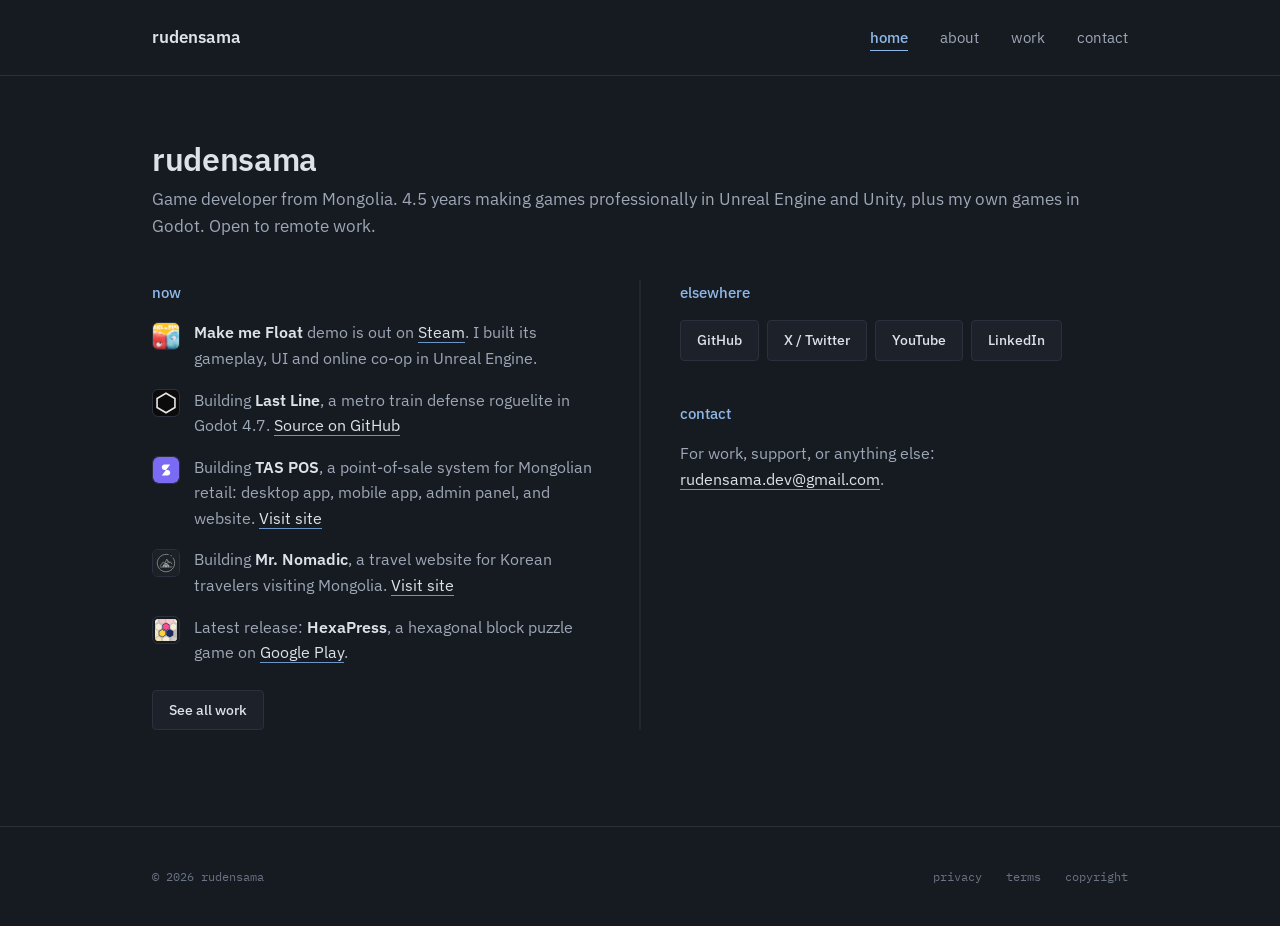
<file: index.html>
<!DOCTYPE html>
<html lang="en">
<head>
  <meta charset="UTF-8" />
  <meta name="viewport" content="width=device-width, initial-scale=1.0" />
  <title>rudensama</title>
  <meta name="description" content="Sod-Erdene Byambatogtokh (rudensama) — game developer working in Unreal Engine, Unity and Godot." />
  <meta name="theme-color" content="#161a21" />
  <link rel="icon" type="image/svg+xml" href="assets/img/favicon.svg" />
  <link rel="stylesheet" href="assets/css/style.css" />
</head>
<body>

<header class="site-header">
  <nav class="nav">
    <a href="index.html" class="brand">rudensama</a>
    <button class="nav-toggle" aria-label="Toggle menu">menu</button>
    <ul class="nav-links">
      <li><a href="index.html">home</a></li>
      <li><a href="about.html">about</a></li>
      <li><a href="work.html">work</a></li>
      <li><a href="contact.html">contact</a></li>
    </ul>
  </nav>
</header>

<main>
  <div class="container">
    <div class="intro-block">
      <h1>rudensama</h1>
      <p>Game developer from Mongolia. 4.5 years making games professionally in Unreal Engine and Unity, plus my own games in Godot. Open to remote work.</p>
    </div>

    <div class="main-grid">
      <div class="grid-col">
        <section>
          <div class="section-title">now</div>
          <ul class="now-list">
            <li>
              <img src="assets/img/mmf_header.jpg" alt="" width="28" height="28" />
              <span><strong>Make me Float</strong> demo is out on <a href="https://store.steampowered.com/app/2165530/Make_me_Float/" target="_blank" rel="noopener">Steam</a>. I built its gameplay, UI and online co-op in Unreal Engine.</span>
            </li>
            <li>
              <img src="assets/img/favicon.svg" alt="" width="28" height="28" />
              <span>Building <strong>Last Line</strong>, a metro train defense roguelite in Godot 4.7. <a href="https://github.com/Rudensama/last-line" target="_blank" rel="noopener">Source on GitHub</a></span>
            </li>
            <li>
              <img src="assets/img/tas-app-icon.svg" alt="" width="28" height="28" />
              <span>Building <strong>TAS POS</strong>, a point-of-sale system for Mongolian retail: desktop app, mobile app, admin panel, and website. <a href="https://tas.mn" target="_blank" rel="noopener">Visit site</a></span>
            </li>
            <li>
              <img src="assets/img/mr-nomadic-logo.svg" alt="" width="28" height="28" />
              <span>Building <strong>Mr. Nomadic</strong>, a travel website for Korean travelers visiting Mongolia. <a href="https://rudensama.github.io/mrnomadic/" target="_blank" rel="noopener">Visit site</a></span>
            </li>
            <li>
              <img src="assets/img/hexapress-icon.webp" alt="" width="28" height="28" />
              <span>Latest release: <strong>HexaPress</strong>, a hexagonal block puzzle game on <a href="https://play.google.com/store/apps/details?id=rudensama.game.hexapress" target="_blank" rel="noopener">Google Play</a>.</span>
            </li>
          </ul>
          <a class="btn" href="work.html">See all work</a>
        </section>
      </div>

      <div class="grid-col">
        <section>
          <div class="section-title">elsewhere</div>
          <div class="social-links">
            <a href="https://github.com/Rudensama" class="btn" target="_blank" rel="noopener">GitHub</a>
            <a href="https://x.com/Rudensama" class="btn" target="_blank" rel="noopener">X / Twitter</a>
            <a href="https://www.youtube.com/@Rudensama" class="btn" target="_blank" rel="noopener">YouTube</a>
            <a href="https://www.linkedin.com/in/sod-erdene-byambatogtokh-0b4773265/" class="btn" target="_blank" rel="noopener">LinkedIn</a>
          </div>
        </section>
        <section>
          <div class="section-title">contact</div>
          <p>For work, support, or anything else: <a data-email href="contact.html">email</a>.</p>
        </section>
      </div>
    </div>
  </div>
</main>

<footer class="site-footer">
  <div class="container footer-row">
    <div>© <span data-year>2026</span> rudensama</div>
    <ul class="footer-links">
      <li><a href="privacy.html">privacy</a></li>
      <li><a href="terms.html">terms</a></li>
      <li><a href="copyright.html">copyright</a></li>
    </ul>
  </div>
</footer>

<script src="assets/js/main.js"></script>
</body>
</html>
</file>
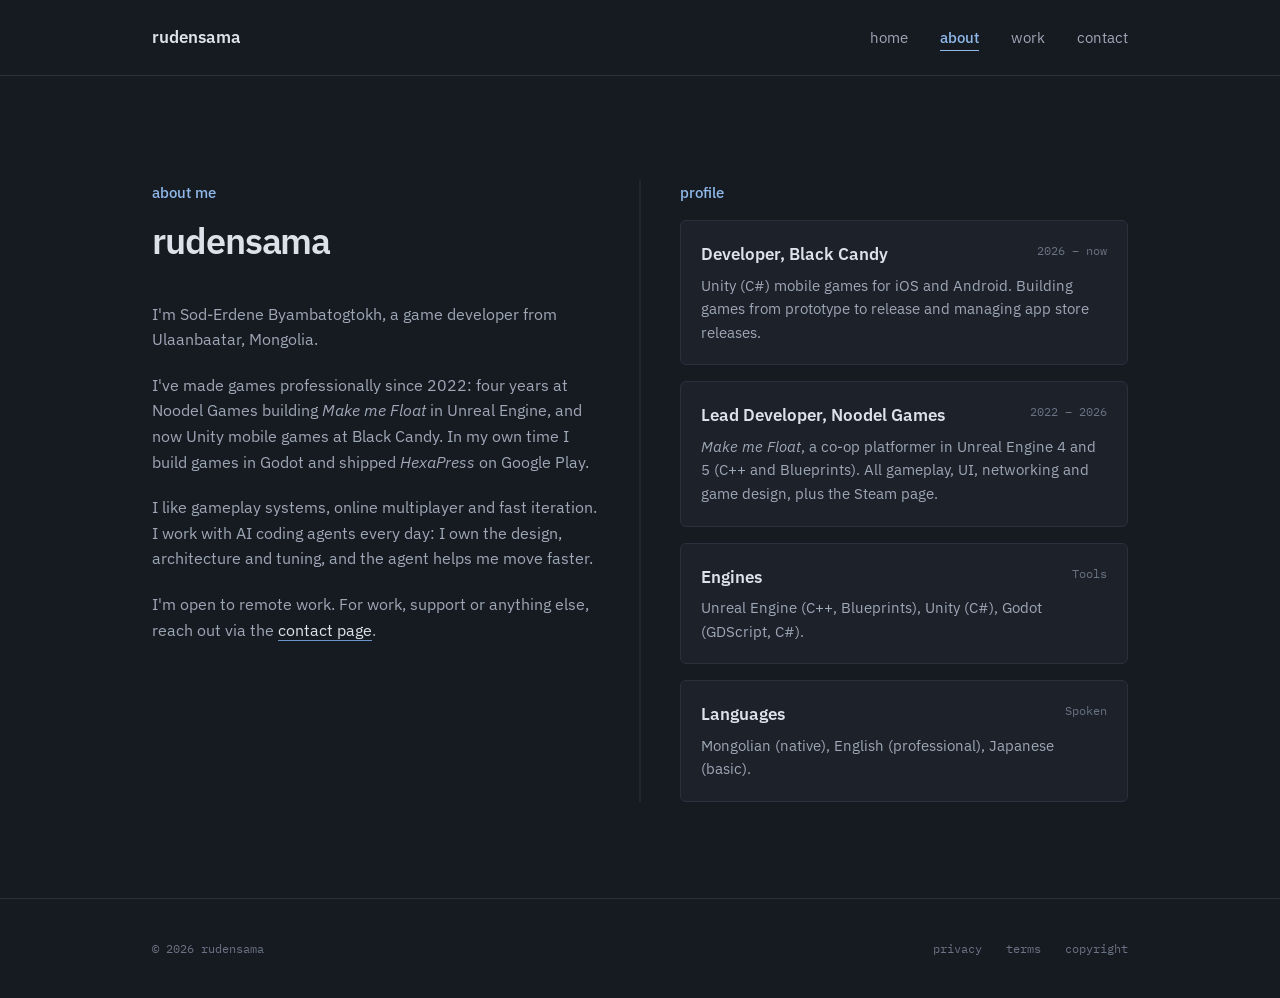
<file: about.html>
<!DOCTYPE html>
<html lang="en">
<head>
  <meta charset="UTF-8" />
  <meta name="viewport" content="width=device-width, initial-scale=1.0" />
  <title>about — rudensama</title>
  <meta name="description" content="About Sod-Erdene Byambatogtokh (rudensama), game developer." />
  <meta name="theme-color" content="#161a21" />
  <link rel="icon" type="image/svg+xml" href="assets/img/favicon.svg" />
  <link rel="stylesheet" href="assets/css/style.css" />
</head>
<body>

<header class="site-header">
  <nav class="nav">
    <a href="index.html" class="brand">rudensama</a>
    <button class="nav-toggle" aria-label="Toggle menu">menu</button>
    <ul class="nav-links">
      <li><a href="index.html">home</a></li>
      <li><a href="about.html">about</a></li>
      <li><a href="work.html">work</a></li>
      <li><a href="contact.html">contact</a></li>
    </ul>
  </nav>
</header>

<main>
  <div class="container fade-in">
    <div class="intro-block">
      <h1 style="display:none;">about</h1> <!-- Hidden for SEO heading structure compliance, but visible heading is below -->
    </div>
    
    <div class="main-grid">
      <!-- Left Column: Story -->
      <div class="grid-col">
        <section>
          <div class="section-title">about me</div>
          <div class="intro-block">
            <h2 style="font-size: 2.25rem; line-height: 1.15; margin-bottom: 1.25rem; letter-spacing: -0.03em;">rudensama</h2>
          </div>
          <p>I'm Sod-Erdene Byambatogtokh, a game developer from Ulaanbaatar, Mongolia.</p>
          <p>I've made games professionally since 2022: four years at Noodel Games building <em>Make me Float</em> in Unreal Engine, and now Unity mobile games at Black Candy. In my own time I build games in Godot and shipped <em>HexaPress</em> on Google Play.</p>
          <p>I like gameplay systems, online multiplayer and fast iteration. I work with AI coding agents every day: I own the design, architecture and tuning, and the agent helps me move faster.</p>
          <p>I'm open to remote work. For work, support or anything else, reach out via the <a href="contact.html">contact page</a>.</p>
        </section>
      </div>
      
      <!-- Right Column: Profile details -->
      <div class="grid-col">
        <section>
          <div class="section-title">profile</div>
          <div class="list">
            <div class="list-item">
              <div class="list-item-header">
                <span class="item-title">Developer, Black Candy</span>
                <span class="item-meta">2026 – now</span>
              </div>
              <div class="item-desc">Unity (C#) mobile games for iOS and Android. Building games from prototype to release and managing app store releases.</div>
            </div>

            <div class="list-item">
              <div class="list-item-header">
                <span class="item-title">Lead Developer, Noodel Games</span>
                <span class="item-meta">2022 – 2026</span>
              </div>
              <div class="item-desc"><em>Make me Float</em>, a co-op platformer in Unreal Engine 4 and 5 (C++ and Blueprints). All gameplay, UI, networking and game design, plus the Steam page.</div>
            </div>
            
            <div class="list-item">
              <div class="list-item-header">
                <span class="item-title">Engines</span>
                <span class="item-meta">Tools</span>
              </div>
              <div class="item-desc">Unreal Engine (C++, Blueprints), Unity (C#), Godot (GDScript, C#).</div>
            </div>
            
            <div class="list-item">
              <div class="list-item-header">
                <span class="item-title">Languages</span>
                <span class="item-meta">Spoken</span>
              </div>
              <div class="item-desc">Mongolian (native), English (professional), Japanese (basic).</div>
            </div>
          </div>
        </section>
      </div>
    </div>
  </div>
</main>

<footer class="site-footer">
  <div class="container footer-row">
    <div>© <span data-year>2026</span> rudensama</div>
    <ul class="footer-links">
      <li><a href="privacy.html">privacy</a></li>
      <li><a href="terms.html">terms</a></li>
      <li><a href="copyright.html">copyright</a></li>
    </ul>
  </div>
</footer>

<script src="assets/js/main.js"></script>
</body>
</html>
</file>
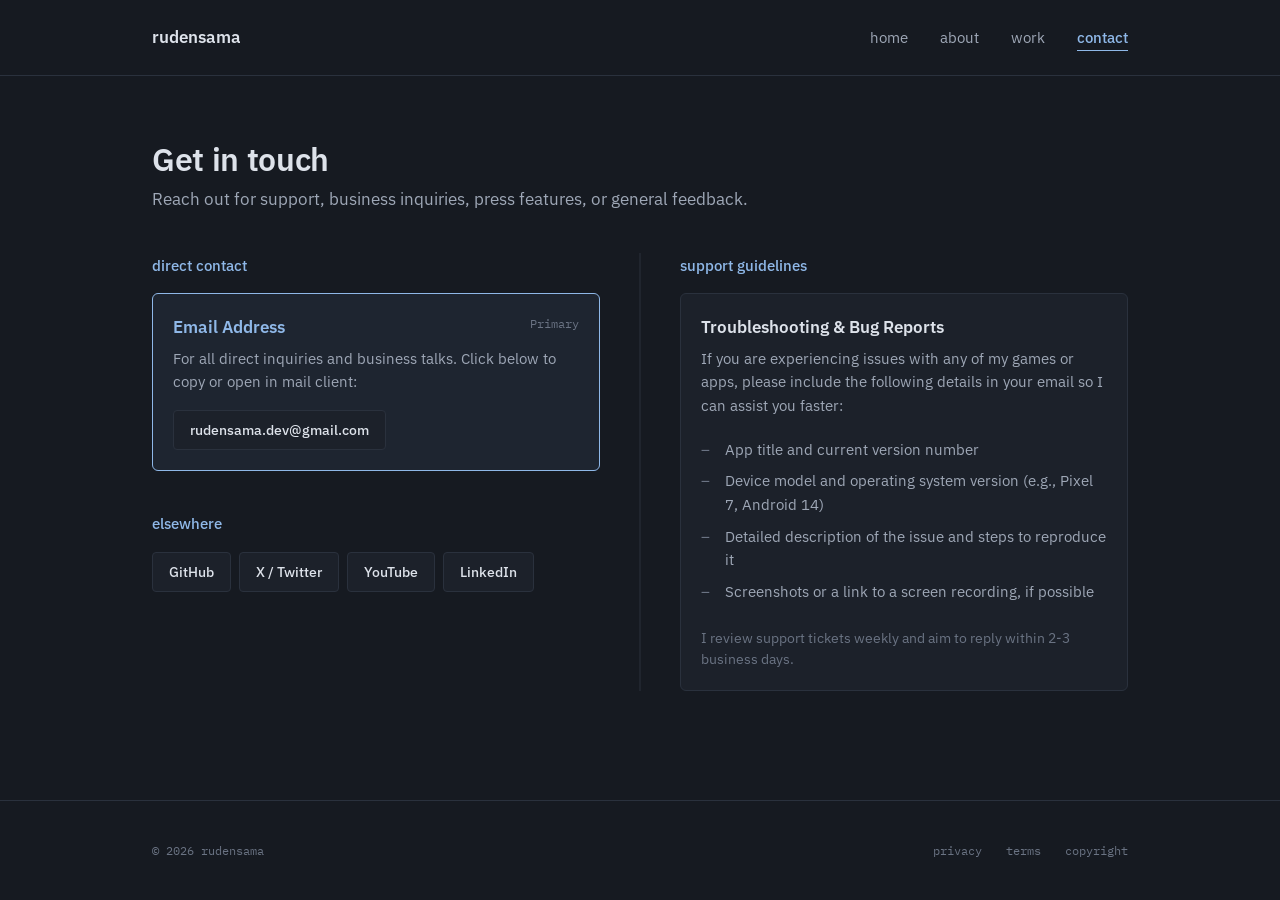
<file: contact.html>
<!DOCTYPE html>
<html lang="en">
<head>
  <meta charset="UTF-8" />
  <meta name="viewport" content="width=device-width, initial-scale=1.0" />
  <title>contact — rudensama</title>
  <meta name="description" content="Contact rudensama for support, business inquiries, or general questions." />
  <meta name="theme-color" content="#161a21" />
  <link rel="icon" type="image/svg+xml" href="assets/img/favicon.svg" />
  <link rel="stylesheet" href="assets/css/style.css" />
</head>
<body>

<header class="site-header">
  <nav class="nav">
    <a href="index.html" class="brand">rudensama</a>
    <button class="nav-toggle" aria-label="Toggle menu">menu</button>
    <ul class="nav-links">
      <li><a href="index.html">home</a></li>
      <li><a href="about.html">about</a></li>
      <li><a href="work.html">work</a></li>
      <li><a href="contact.html">contact</a></li>
    </ul>
  </nav>
</header>

<main>
  <div class="container fade-in">
    <div class="intro-block">
      <h1>Get in touch</h1>
      <p>Reach out for support, business inquiries, press features, or general feedback.</p>
    </div>
    
    <div class="main-grid">
      <!-- Left Column: Email & Socials -->
      <div class="grid-col">
        <section>
          <div class="section-title">direct contact</div>
          <div class="list">
            <div class="list-item" style="border-color: var(--accent); background: var(--accent-faint);">
              <div class="list-item-header">
                <span class="item-title" style="color: var(--accent);">Email Address</span>
                <span class="item-meta">Primary</span>
              </div>
              <p class="item-desc" style="margin-bottom: 0.75rem;">For all direct inquiries and business talks. Click below to copy or open in mail client:</p>
              <a class="btn" data-email href="#" style="margin-top: 0.25rem;">rudensama.dev@gmail.com</a>
            </div>
          </div>
        </section>
        
        <section>
          <div class="section-title">elsewhere</div>
          <div class="social-links">
            <a href="https://github.com/Rudensama" class="btn" target="_blank" rel="noopener">GitHub</a>
            <a href="https://x.com/Rudensama" class="btn" target="_blank" rel="noopener">X / Twitter</a>
            <a href="https://www.youtube.com/@Rudensama" class="btn" target="_blank" rel="noopener">YouTube</a>
            <a href="https://www.linkedin.com/in/sod-erdene-byambatogtokh-0b4773265/" class="btn" target="_blank" rel="noopener">LinkedIn</a>
          </div>
        </section>
      </div>
      
      <!-- Right Column: Support Guidelines -->
      <div class="grid-col">
        <section>
          <div class="section-title">support guidelines</div>
          <div class="list">
            <div class="list-item">
              <div class="list-item-header">
                <span class="item-title">Troubleshooting &amp; Bug Reports</span>
              </div>
              <p class="item-desc" style="margin-bottom: 1.25rem;">If you are experiencing issues with any of my games or apps, please include the following details in your email so I can assist you faster:</p>
              <ul class="checklist">
                <li>App title and current version number</li>
                <li>Device model and operating system version (e.g., Pixel 7, Android 14)</li>
                <li>Detailed description of the issue and steps to reproduce it</li>
                <li>Screenshots or a link to a screen recording, if possible</li>
              </ul>
              <p class="item-desc" style="margin-bottom: 0; font-size: 0.85rem; color: var(--text-faint);">I review support tickets weekly and aim to reply within 2-3 business days.</p>
            </div>
          </div>
        </section>
      </div>
    </div>
  </div>
</main>

<footer class="site-footer">
  <div class="container footer-row">
    <div>© <span data-year>2026</span> rudensama</div>
    <ul class="footer-links">
      <li><a href="privacy.html">privacy</a></li>
      <li><a href="terms.html">terms</a></li>
      <li><a href="copyright.html">copyright</a></li>
    </ul>
  </div>
</footer>

<script src="assets/js/main.js"></script>
</body>
</html>
</file>
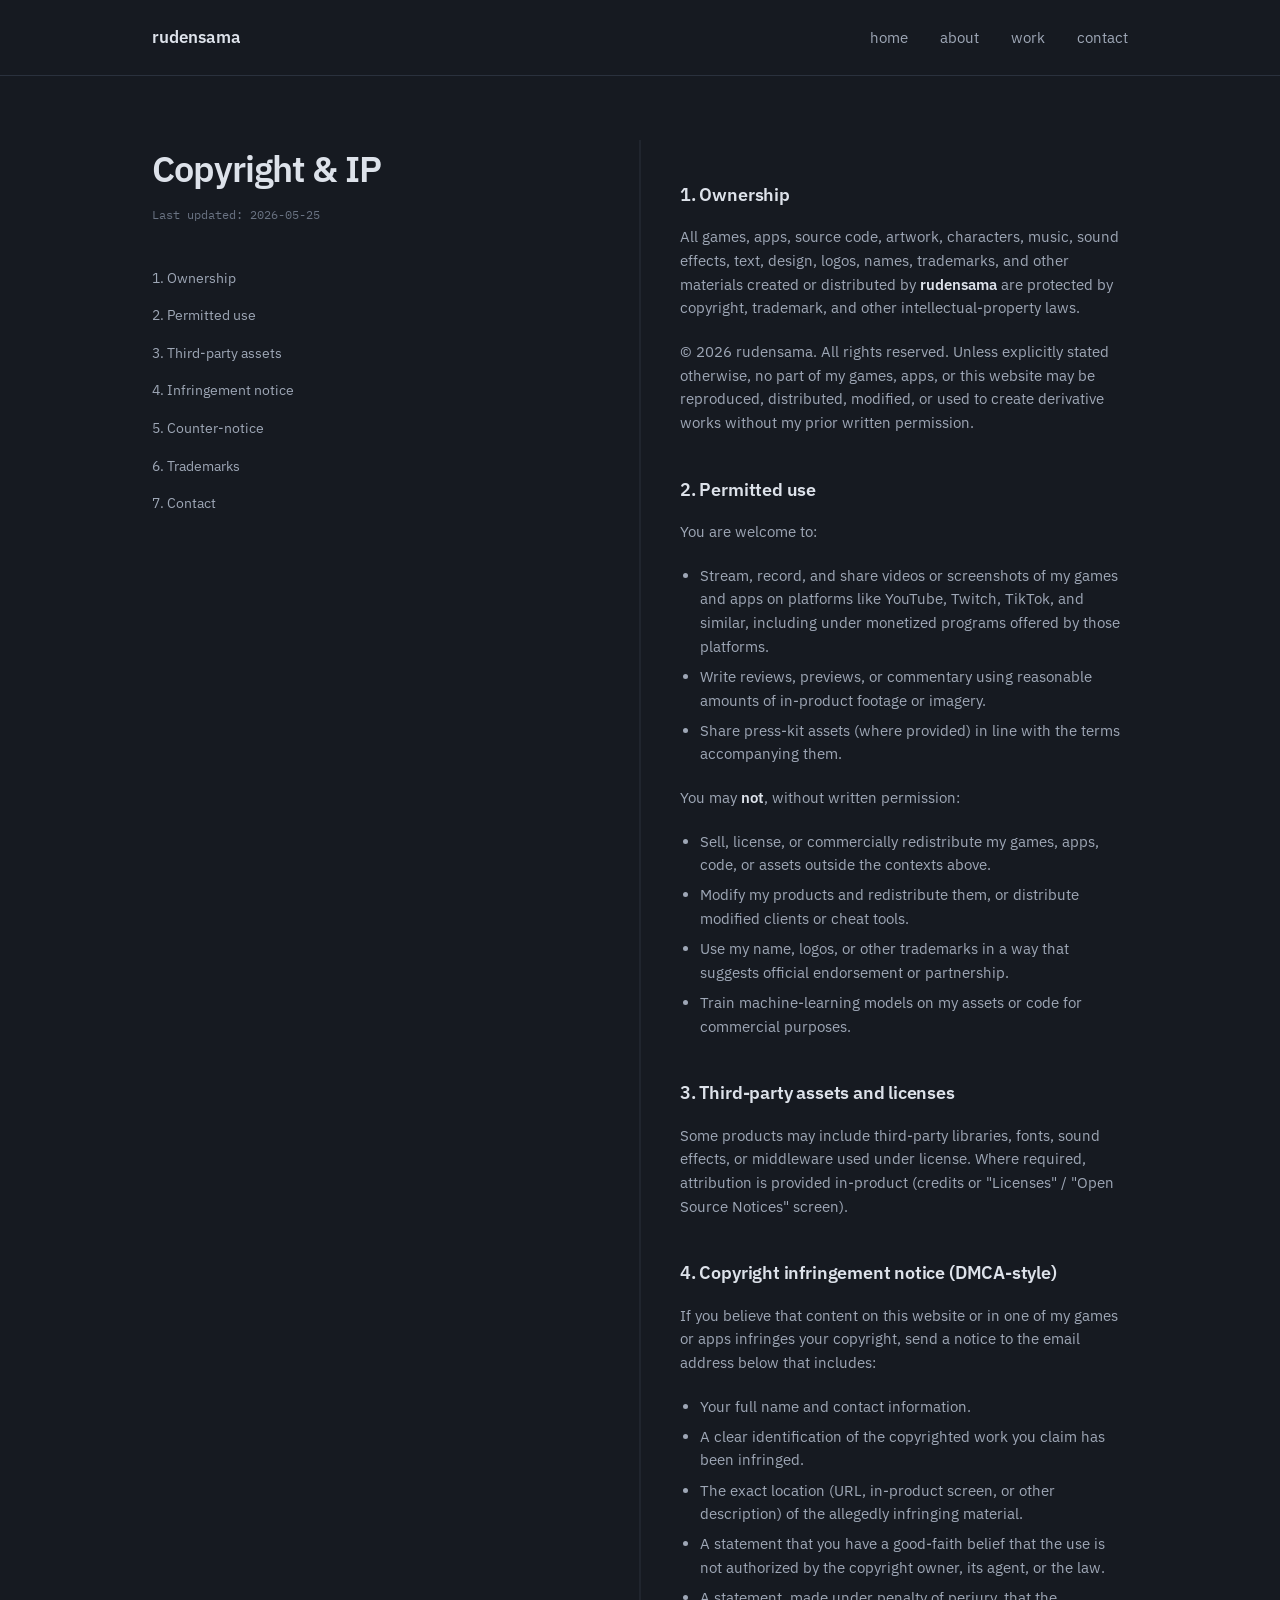
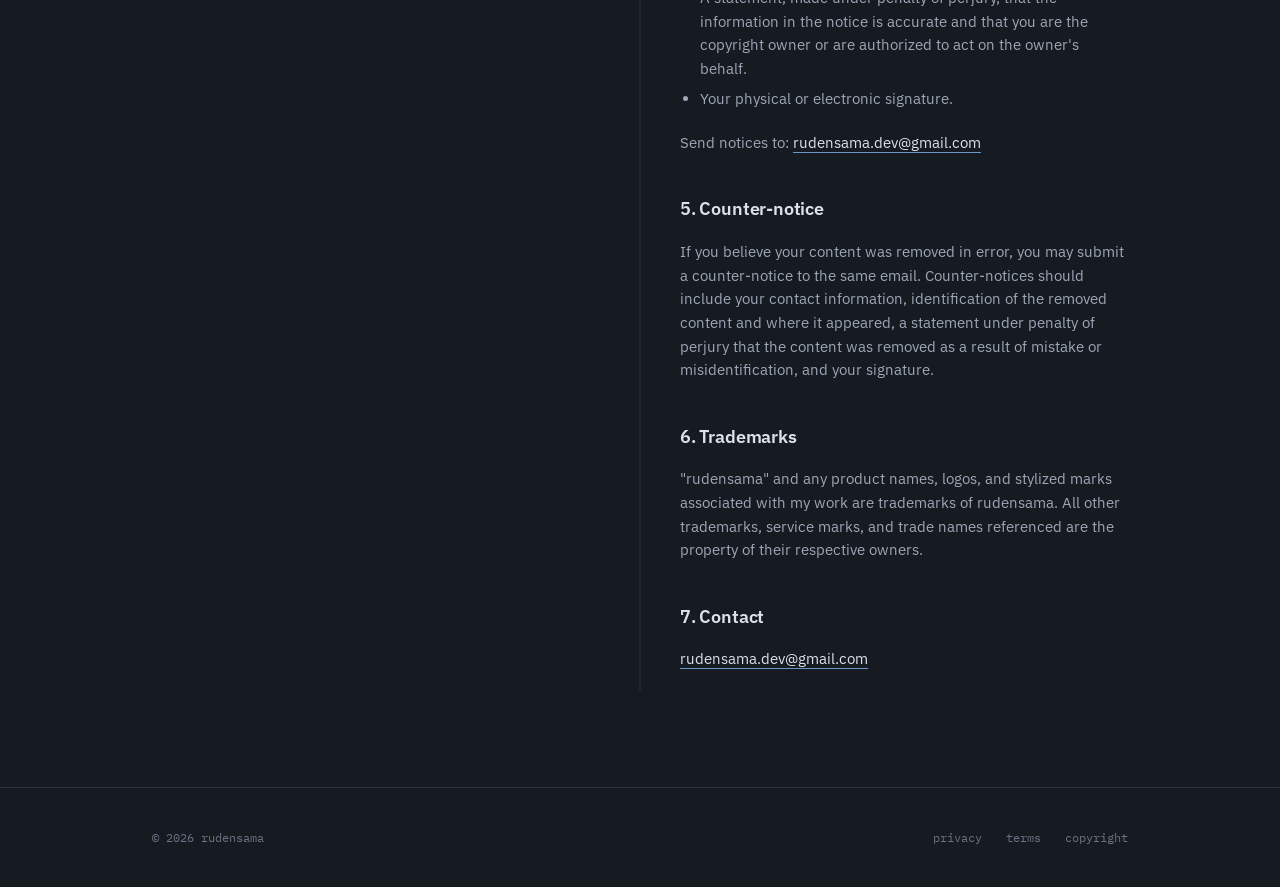
<file: copyright.html>
<!DOCTYPE html>
<html lang="en">
<head>
  <meta charset="UTF-8" />
  <meta name="viewport" content="width=device-width, initial-scale=1.0" />
  <title>copyright — rudensama</title>
  <meta name="description" content="Copyright notice and intellectual property information for rudensama." />
  <meta name="theme-color" content="#161a21" />
  <link rel="icon" type="image/svg+xml" href="assets/img/favicon.svg" />
  <link rel="stylesheet" href="assets/css/style.css" />
</head>
<body>

<header class="site-header">
  <nav class="nav">
    <a href="index.html" class="brand">rudensama</a>
    <button class="nav-toggle" aria-label="Toggle menu">menu</button>
    <ul class="nav-links">
      <li><a href="index.html">home</a></li>
      <li><a href="about.html">about</a></li>
      <li><a href="work.html">work</a></li>
      <li><a href="contact.html">contact</a></li>
    </ul>
  </nav>
</header>

<main>
  <div class="container fade-in">
    <div class="main-grid">
      <!-- Left Column: Sidebar & TOC -->
      <div class="grid-col">
        <div class="legal-sidebar">
          <h1>Copyright &amp; IP</h1>
          <p class="updated">Last updated: 2026-05-25</p>
          <ul class="legal-toc">
            <li><a href="#section-1">1. Ownership</a></li>
            <li><a href="#section-2">2. Permitted use</a></li>
            <li><a href="#section-3">3. Third-party assets</a></li>
            <li><a href="#section-4">4. Infringement notice</a></li>
            <li><a href="#section-5">5. Counter-notice</a></li>
            <li><a href="#section-6">6. Trademarks</a></li>
            <li><a href="#section-7">7. Contact</a></li>
          </ul>
        </div>
      </div>
      
      <!-- Right Column: Content -->
      <div class="grid-col">
        <div class="legal-content">
          <h2 id="section-1">1. Ownership</h2>
          <p>All games, apps, source code, artwork, characters, music, sound effects, text, design, logos, names, trademarks, and other materials created or distributed by <strong>rudensama</strong> are protected by copyright, trademark, and other intellectual-property laws.</p>
          <p>© <span data-year>2026</span> rudensama. All rights reserved. Unless explicitly stated otherwise, no part of my games, apps, or this website may be reproduced, distributed, modified, or used to create derivative works without my prior written permission.</p>

          <h2 id="section-2">2. Permitted use</h2>
          <p>You are welcome to:</p>
          <ul>
            <li>Stream, record, and share videos or screenshots of my games and apps on platforms like YouTube, Twitch, TikTok, and similar, including under monetized programs offered by those platforms.</li>
            <li>Write reviews, previews, or commentary using reasonable amounts of in-product footage or imagery.</li>
            <li>Share press-kit assets (where provided) in line with the terms accompanying them.</li>
          </ul>
          <p>You may <strong>not</strong>, without written permission:</p>
          <ul>
            <li>Sell, license, or commercially redistribute my games, apps, code, or assets outside the contexts above.</li>
            <li>Modify my products and redistribute them, or distribute modified clients or cheat tools.</li>
            <li>Use my name, logos, or other trademarks in a way that suggests official endorsement or partnership.</li>
            <li>Train machine-learning models on my assets or code for commercial purposes.</li>
          </ul>

          <h2 id="section-3">3. Third-party assets and licenses</h2>
          <p>Some products may include third-party libraries, fonts, sound effects, or middleware used under license. Where required, attribution is provided in-product (credits or "Licenses" / "Open Source Notices" screen).</p>

          <h2 id="section-4">4. Copyright infringement notice (DMCA-style)</h2>
          <p>If you believe that content on this website or in one of my games or apps infringes your copyright, send a notice to the email address below that includes:</p>
          <ul>
            <li>Your full name and contact information.</li>
            <li>A clear identification of the copyrighted work you claim has been infringed.</li>
            <li>The exact location (URL, in-product screen, or other description) of the allegedly infringing material.</li>
            <li>A statement that you have a good-faith belief that the use is not authorized by the copyright owner, its agent, or the law.</li>
            <li>A statement, made under penalty of perjury, that the information in the notice is accurate and that you are the copyright owner or are authorized to act on the owner's behalf.</li>
            <li>Your physical or electronic signature.</li>
          </ul>
          <p>Send notices to: <a class="email" data-email href="#">rudensama.dev@gmail.com</a></p>

          <h2 id="section-5">5. Counter-notice</h2>
          <p>If you believe your content was removed in error, you may submit a counter-notice to the same email. Counter-notices should include your contact information, identification of the removed content and where it appeared, a statement under penalty of perjury that the content was removed as a result of mistake or misidentification, and your signature.</p>

          <h2 id="section-6">6. Trademarks</h2>
          <p>"rudensama" and any product names, logos, and stylized marks associated with my work are trademarks of rudensama. All other trademarks, service marks, and trade names referenced are the property of their respective owners.</p>

          <h2 id="section-7">7. Contact</h2>
          <p><a class="email" data-email href="#">rudensama.dev@gmail.com</a></p>
        </div>
      </div>
    </div>
  </div>
</main>

<footer class="site-footer">
  <div class="container footer-row">
    <div>© <span data-year>2026</span> rudensama</div>
    <ul class="footer-links">
      <li><a href="privacy.html">privacy</a></li>
      <li><a href="terms.html">terms</a></li>
      <li><a href="copyright.html">copyright</a></li>
    </ul>
  </div>
</footer>

<script src="assets/js/main.js"></script>
</body>
</html>
</file>
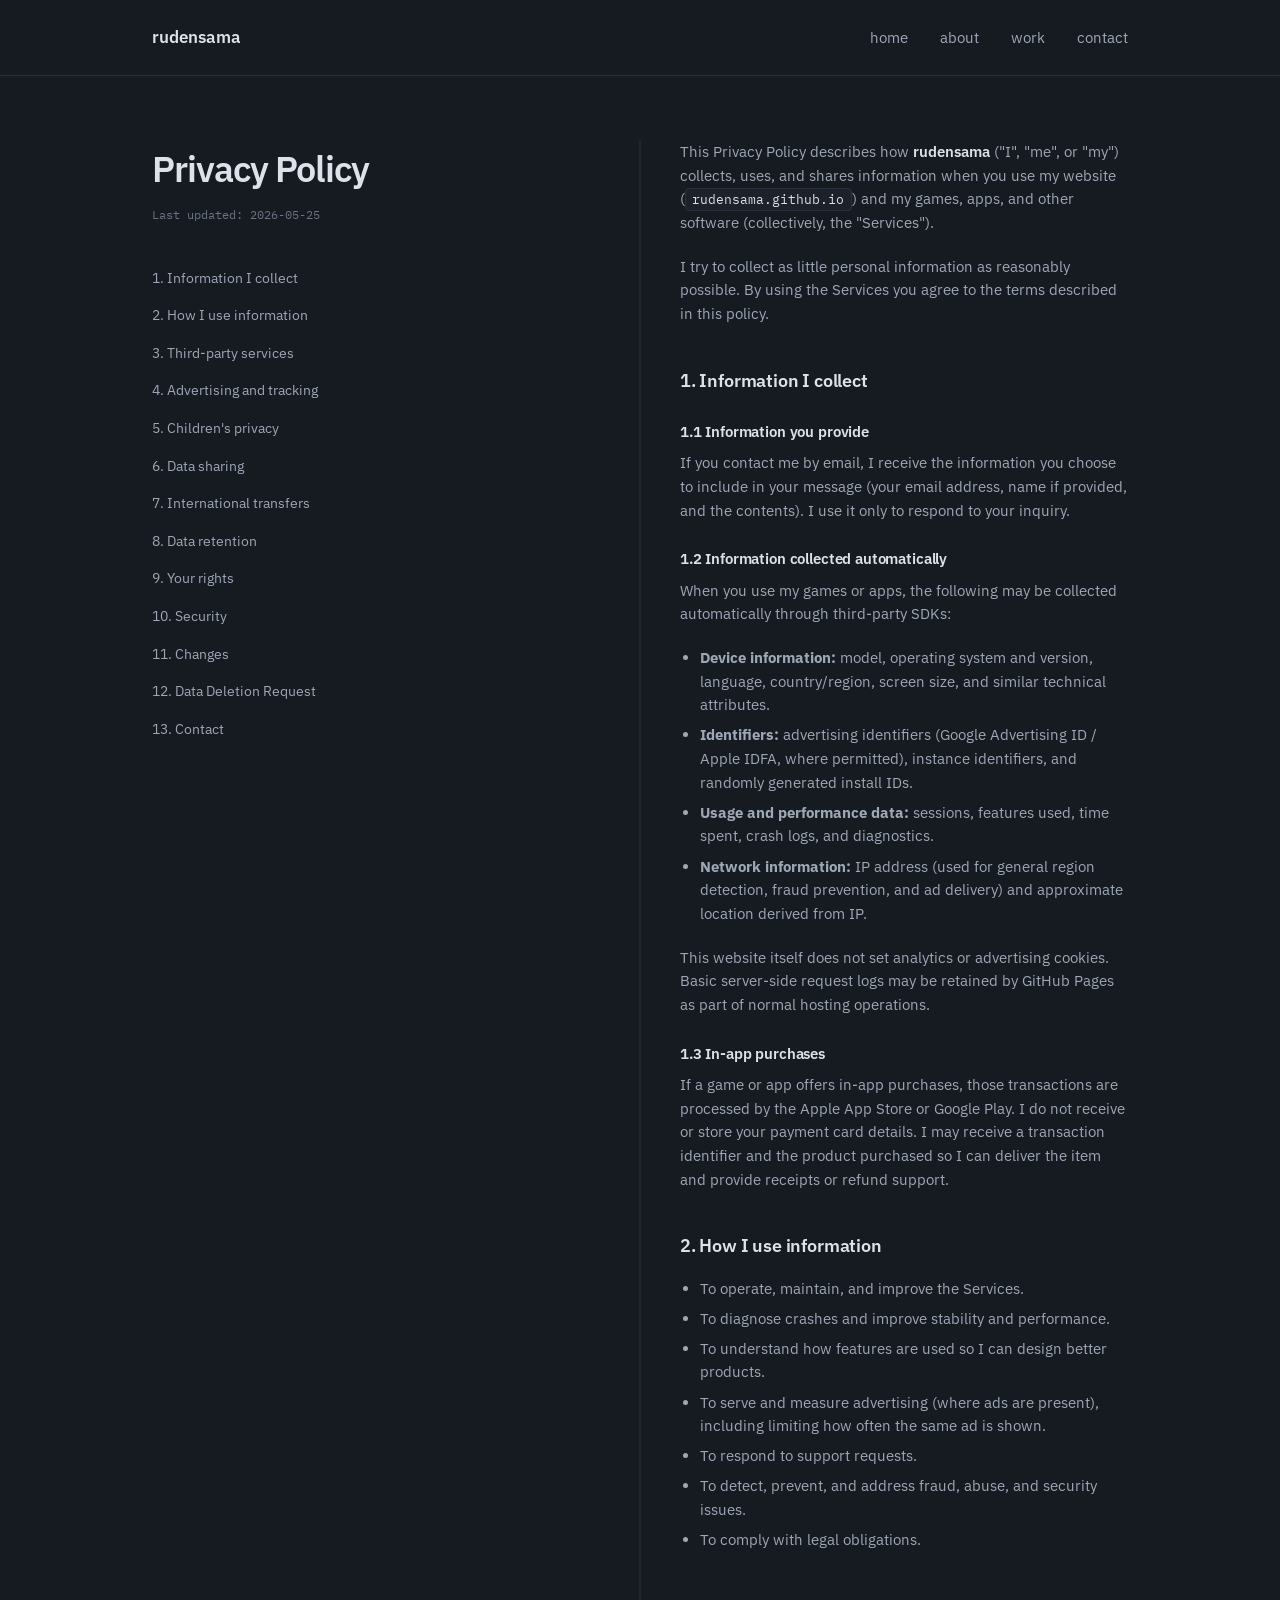
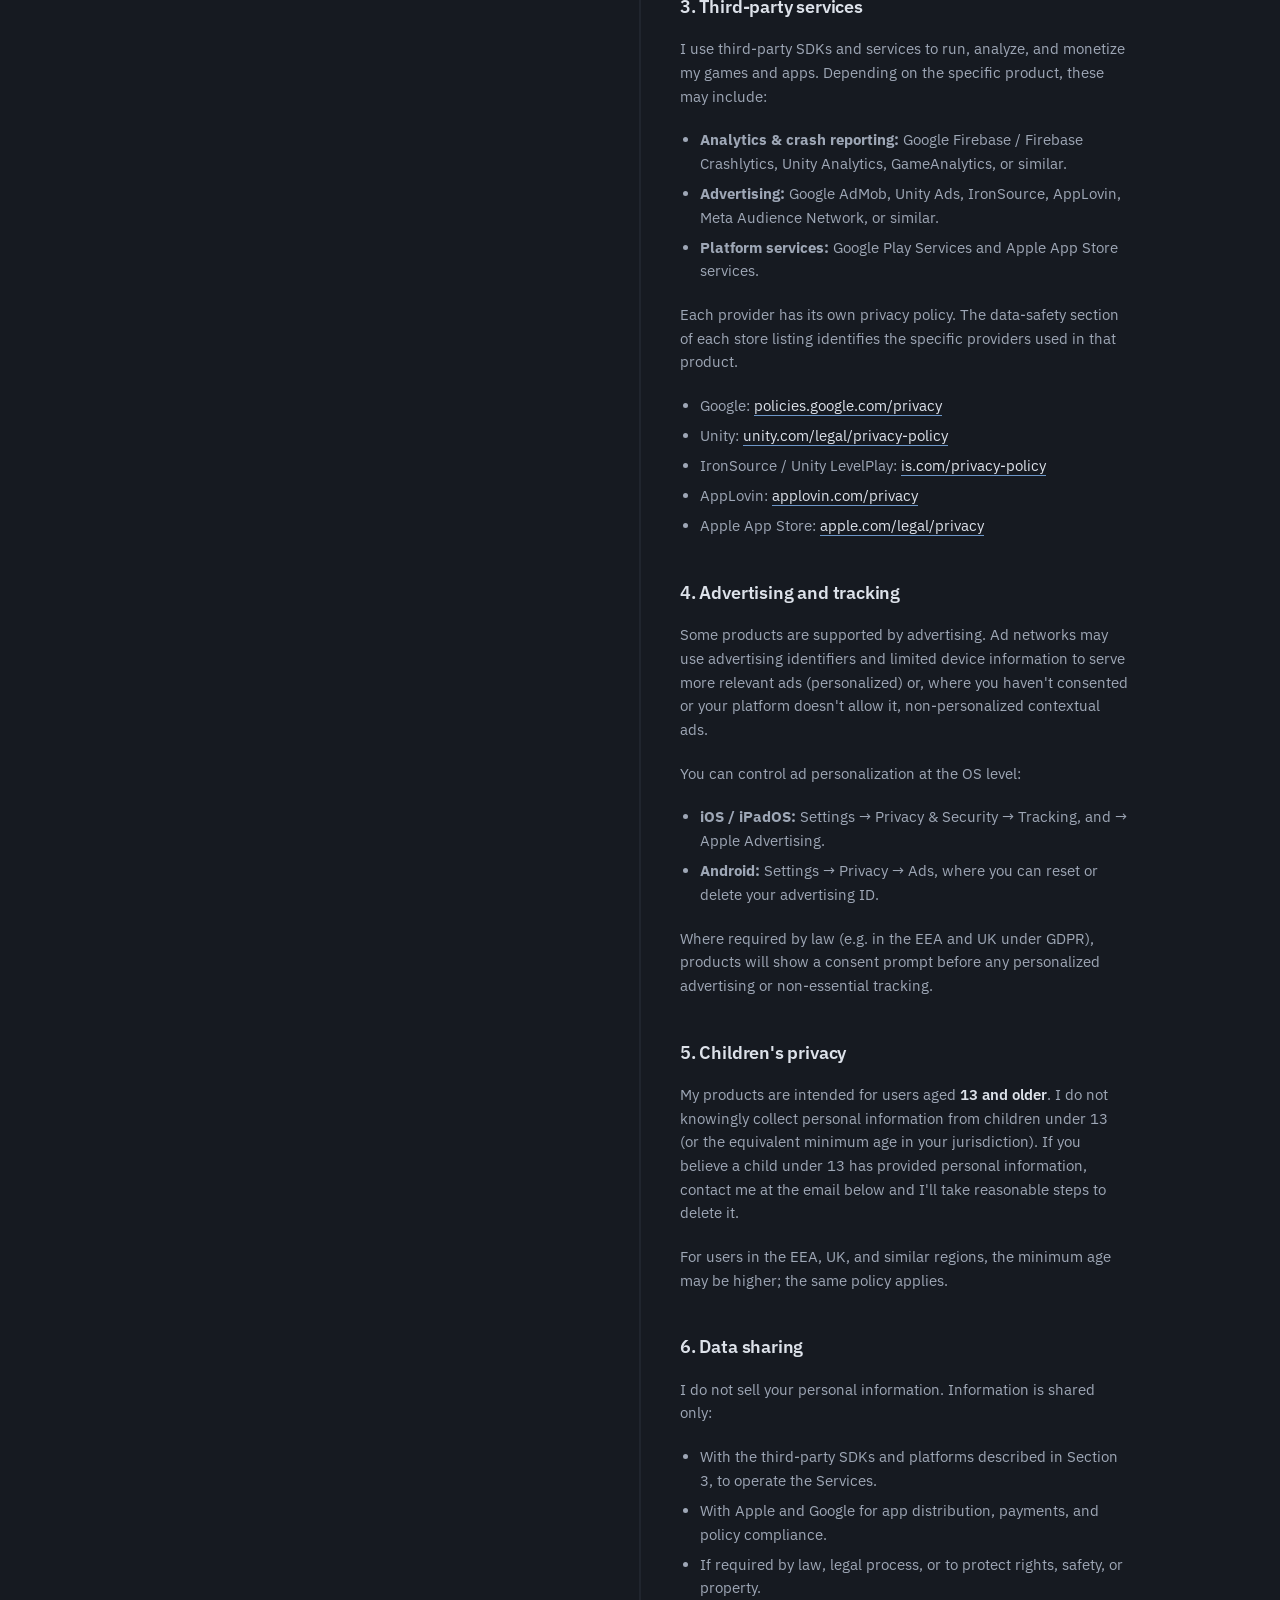
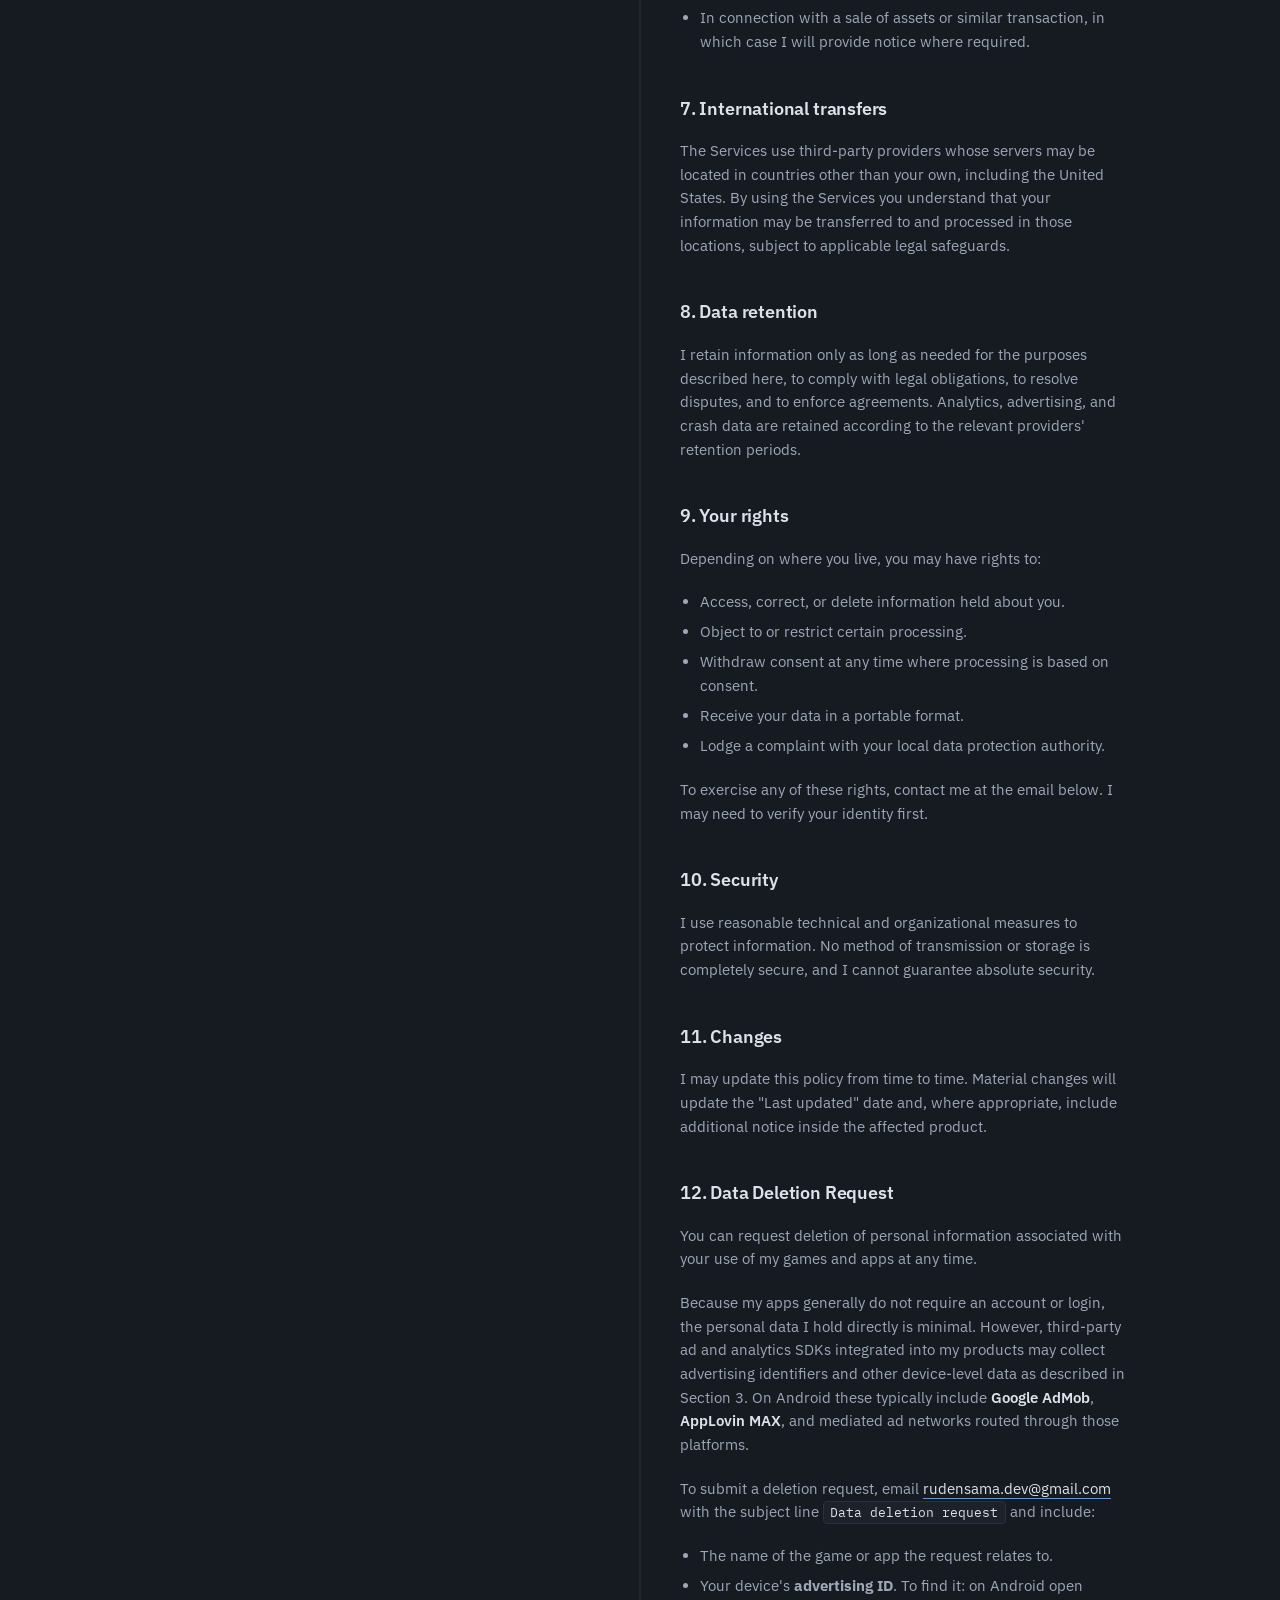
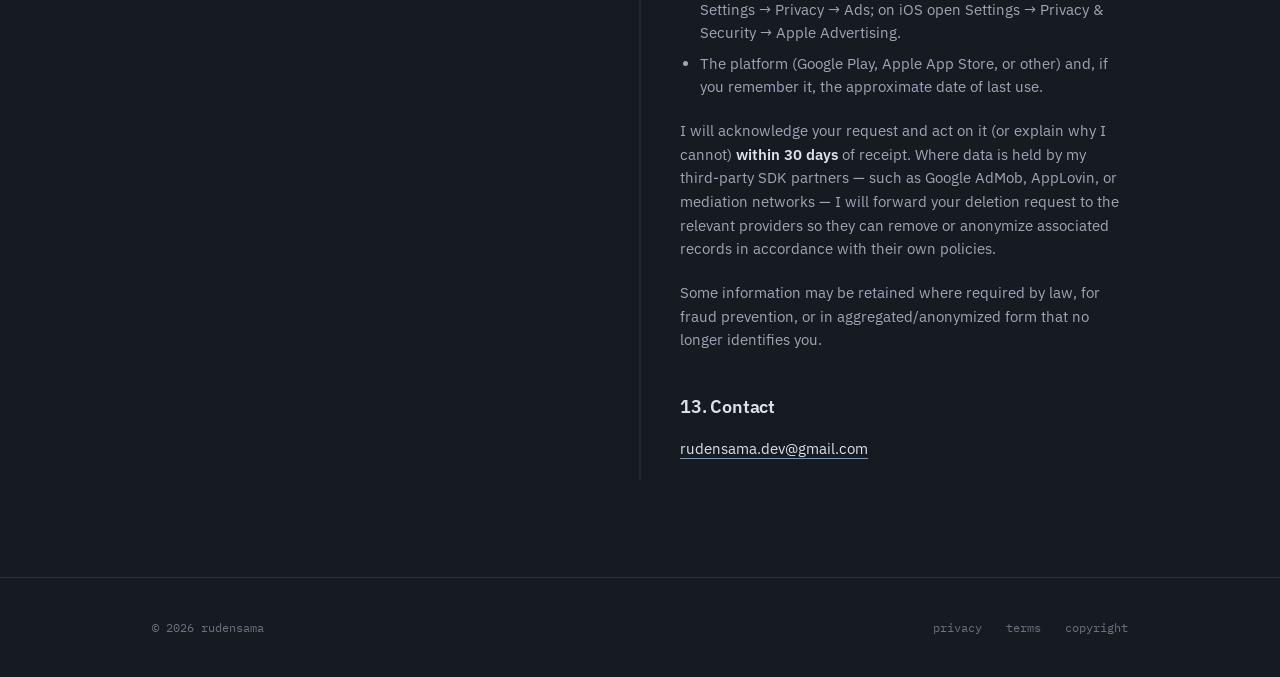
<file: privacy.html>
<!DOCTYPE html>
<html lang="en">
<head>
  <meta charset="UTF-8" />
  <meta name="viewport" content="width=device-width, initial-scale=1.0" />
  <title>privacy — rudensama</title>
  <meta name="description" content="Privacy policy for rudensama games, apps, and website." />
  <meta name="theme-color" content="#161a21" />
  <link rel="icon" type="image/svg+xml" href="assets/img/favicon.svg" />
  <link rel="stylesheet" href="assets/css/style.css" />
</head>
<body>

<header class="site-header">
  <nav class="nav">
    <a href="index.html" class="brand">rudensama</a>
    <button class="nav-toggle" aria-label="Toggle menu">menu</button>
    <ul class="nav-links">
      <li><a href="index.html">home</a></li>
      <li><a href="about.html">about</a></li>
      <li><a href="work.html">work</a></li>
      <li><a href="contact.html">contact</a></li>
    </ul>
  </nav>
</header>

<main>
  <div class="container fade-in">
    <div class="main-grid">
      <!-- Left Column: Sidebar & TOC -->
      <div class="grid-col">
        <div class="legal-sidebar">
          <h1>Privacy Policy</h1>
          <p class="updated">Last updated: 2026-05-25</p>
          <ul class="legal-toc">
            <li><a href="#section-1">1. Information I collect</a></li>
            <li><a href="#section-2">2. How I use information</a></li>
            <li><a href="#section-3">3. Third-party services</a></li>
            <li><a href="#section-4">4. Advertising and tracking</a></li>
            <li><a href="#section-5">5. Children's privacy</a></li>
            <li><a href="#section-6">6. Data sharing</a></li>
            <li><a href="#section-7">7. International transfers</a></li>
            <li><a href="#section-8">8. Data retention</a></li>
            <li><a href="#section-9">9. Your rights</a></li>
            <li><a href="#section-10">10. Security</a></li>
            <li><a href="#section-11">11. Changes</a></li>
            <li><a href="#data-deletion">12. Data Deletion Request</a></li>
            <li><a href="#section-13">13. Contact</a></li>
          </ul>
        </div>
      </div>
      
      <!-- Right Column: Policy Content -->
      <div class="grid-col">
        <div class="legal-content">
          <p>This Privacy Policy describes how <strong>rudensama</strong> ("I", "me", or "my") collects, uses, and shares information when you use my website (<code>rudensama.github.io</code>) and my games, apps, and other software (collectively, the "Services").</p>
          <p>I try to collect as little personal information as reasonably possible. By using the Services you agree to the terms described in this policy.</p>

          <h2 id="section-1">1. Information I collect</h2>
          
          <h3>1.1 Information you provide</h3>
          <p>If you contact me by email, I receive the information you choose to include in your message (your email address, name if provided, and the contents). I use it only to respond to your inquiry.</p>

          <h3>1.2 Information collected automatically</h3>
          <p>When you use my games or apps, the following may be collected automatically through third-party SDKs:</p>
          <ul>
            <li><strong>Device information:</strong> model, operating system and version, language, country/region, screen size, and similar technical attributes.</li>
            <li><strong>Identifiers:</strong> advertising identifiers (Google Advertising ID / Apple IDFA, where permitted), instance identifiers, and randomly generated install IDs.</li>
            <li><strong>Usage and performance data:</strong> sessions, features used, time spent, crash logs, and diagnostics.</li>
            <li><strong>Network information:</strong> IP address (used for general region detection, fraud prevention, and ad delivery) and approximate location derived from IP.</li>
          </ul>
          <p>This website itself does not set analytics or advertising cookies. Basic server-side request logs may be retained by GitHub Pages as part of normal hosting operations.</p>

          <h3>1.3 In-app purchases</h3>
          <p>If a game or app offers in-app purchases, those transactions are processed by the Apple App Store or Google Play. I do not receive or store your payment card details. I may receive a transaction identifier and the product purchased so I can deliver the item and provide receipts or refund support.</p>

          <h2 id="section-2">2. How I use information</h2>
          <ul>
            <li>To operate, maintain, and improve the Services.</li>
            <li>To diagnose crashes and improve stability and performance.</li>
            <li>To understand how features are used so I can design better products.</li>
            <li>To serve and measure advertising (where ads are present), including limiting how often the same ad is shown.</li>
            <li>To respond to support requests.</li>
            <li>To detect, prevent, and address fraud, abuse, and security issues.</li>
            <li>To comply with legal obligations.</li>
          </ul>

          <h2 id="section-3">3. Third-party services</h2>
          <p>I use third-party SDKs and services to run, analyze, and monetize my games and apps. Depending on the specific product, these may include:</p>
          <ul>
            <li><strong>Analytics &amp; crash reporting:</strong> Google Firebase / Firebase Crashlytics, Unity Analytics, GameAnalytics, or similar.</li>
            <li><strong>Advertising:</strong> Google AdMob, Unity Ads, IronSource, AppLovin, Meta Audience Network, or similar.</li>
            <li><strong>Platform services:</strong> Google Play Services and Apple App Store services.</li>
          </ul>
          <p>Each provider has its own privacy policy. The data-safety section of each store listing identifies the specific providers used in that product.</p>
          <ul>
            <li>Google: <a href="https://policies.google.com/privacy" target="_blank" rel="noopener">policies.google.com/privacy</a></li>
            <li>Unity: <a href="https://unity.com/legal/privacy-policy" target="_blank" rel="noopener">unity.com/legal/privacy-policy</a></li>
            <li>IronSource / Unity LevelPlay: <a href="https://www.is.com/privacy-policy/" target="_blank" rel="noopener">is.com/privacy-policy</a></li>
            <li>AppLovin: <a href="https://www.applovin.com/privacy/" target="_blank" rel="noopener">applovin.com/privacy</a></li>
            <li>Apple App Store: <a href="https://www.apple.com/legal/privacy/" target="_blank" rel="noopener">apple.com/legal/privacy</a></li>
          </ul>

          <h2 id="section-4">4. Advertising and tracking</h2>
          <p>Some products are supported by advertising. Ad networks may use advertising identifiers and limited device information to serve more relevant ads (personalized) or, where you haven't consented or your platform doesn't allow it, non-personalized contextual ads.</p>
          <p>You can control ad personalization at the OS level:</p>
          <ul>
            <li><strong>iOS / iPadOS:</strong> Settings → Privacy &amp; Security → Tracking, and → Apple Advertising.</li>
            <li><strong>Android:</strong> Settings → Privacy → Ads, where you can reset or delete your advertising ID.</li>
          </ul>
          <p>Where required by law (e.g. in the EEA and UK under GDPR), products will show a consent prompt before any personalized advertising or non-essential tracking.</p>

          <h2 id="section-5">5. Children's privacy</h2>
          <p>My products are intended for users aged <strong>13 and older</strong>. I do not knowingly collect personal information from children under 13 (or the equivalent minimum age in your jurisdiction). If you believe a child under 13 has provided personal information, contact me at the email below and I'll take reasonable steps to delete it.</p>
          <p>For users in the EEA, UK, and similar regions, the minimum age may be higher; the same policy applies.</p>

          <h2 id="section-6">6. Data sharing</h2>
          <p>I do not sell your personal information. Information is shared only:</p>
          <ul>
            <li>With the third-party SDKs and platforms described in Section 3, to operate the Services.</li>
            <li>With Apple and Google for app distribution, payments, and policy compliance.</li>
            <li>If required by law, legal process, or to protect rights, safety, or property.</li>
            <li>In connection with a sale of assets or similar transaction, in which case I will provide notice where required.</li>
          </ul>

          <h2 id="section-7">7. International transfers</h2>
          <p>The Services use third-party providers whose servers may be located in countries other than your own, including the United States. By using the Services you understand that your information may be transferred to and processed in those locations, subject to applicable legal safeguards.</p>

          <h2 id="section-8">8. Data retention</h2>
          <p>I retain information only as long as needed for the purposes described here, to comply with legal obligations, to resolve disputes, and to enforce agreements. Analytics, advertising, and crash data are retained according to the relevant providers' retention periods.</p>

          <h2 id="section-9">9. Your rights</h2>
          <p>Depending on where you live, you may have rights to:</p>
          <ul>
            <li>Access, correct, or delete information held about you.</li>
            <li>Object to or restrict certain processing.</li>
            <li>Withdraw consent at any time where processing is based on consent.</li>
            <li>Receive your data in a portable format.</li>
            <li>Lodge a complaint with your local data protection authority.</li>
          </ul>
          <p>To exercise any of these rights, contact me at the email below. I may need to verify your identity first.</p>

          <h2 id="section-10">10. Security</h2>
          <p>I use reasonable technical and organizational measures to protect information. No method of transmission or storage is completely secure, and I cannot guarantee absolute security.</p>

          <h2 id="section-11">11. Changes</h2>
          <p>I may update this policy from time to time. Material changes will update the "Last updated" date and, where appropriate, include additional notice inside the affected product.</p>

          <h2 id="data-deletion">12. Data Deletion Request</h2>
          <p>You can request deletion of personal information associated with your use of my games and apps at any time.</p>
          <p>Because my apps generally do not require an account or login, the personal data I hold directly is minimal. However, third-party ad and analytics SDKs integrated into my products may collect advertising identifiers and other device-level data as described in Section 3. On Android these typically include <strong>Google AdMob</strong>, <strong>AppLovin MAX</strong>, and mediated ad networks routed through those platforms.</p>
          <p>To submit a deletion request, email <a class="email" data-email href="#">rudensama.dev@gmail.com</a> with the subject line <code>Data deletion request</code> and include:</p>
          <ul>
            <li>The name of the game or app the request relates to.</li>
            <li>Your device's <strong>advertising ID</strong>. To find it: on Android open Settings → Privacy → Ads; on iOS open Settings → Privacy &amp; Security → Apple Advertising.</li>
            <li>The platform (Google Play, Apple App Store, or other) and, if you remember it, the approximate date of last use.</li>
          </ul>
          <p>I will acknowledge your request and act on it (or explain why I cannot) <strong>within 30 days</strong> of receipt. Where data is held by my third-party SDK partners — such as Google AdMob, AppLovin, or mediation networks — I will forward your deletion request to the relevant providers so they can remove or anonymize associated records in accordance with their own policies.</p>
          <p>Some information may be retained where required by law, for fraud prevention, or in aggregated/anonymized form that no longer identifies you.</p>

          <h2 id="section-13">13. Contact</h2>
          <p><a class="email" data-email href="#">rudensama.dev@gmail.com</a></p>
        </div>
      </div>
    </div>
  </div>
</main>

<footer class="site-footer">
  <div class="container footer-row">
    <div>© <span data-year>2026</span> rudensama</div>
    <ul class="footer-links">
      <li><a href="privacy.html">privacy</a></li>
      <li><a href="terms.html">terms</a></li>
      <li><a href="copyright.html">copyright</a></li>
    </ul>
  </div>
</footer>

<script src="assets/js/main.js"></script>
</body>
</html>
</file>
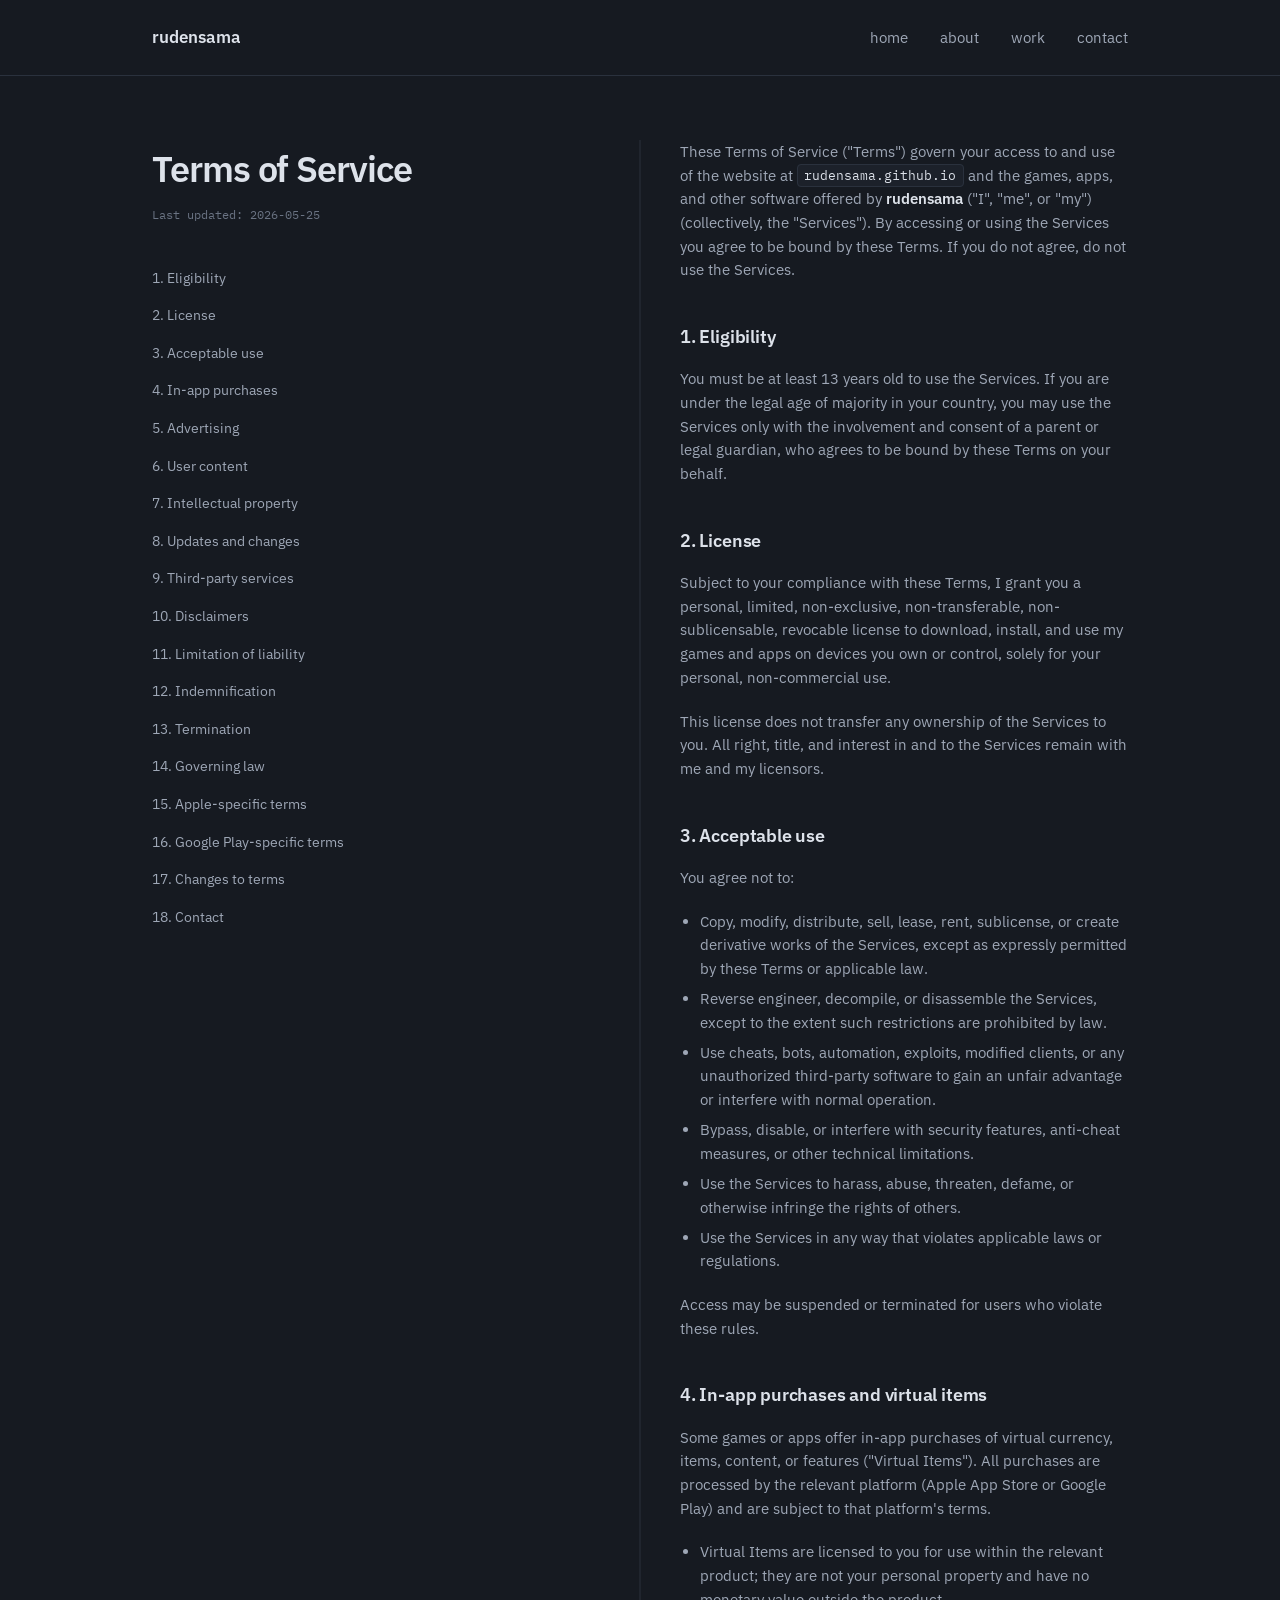
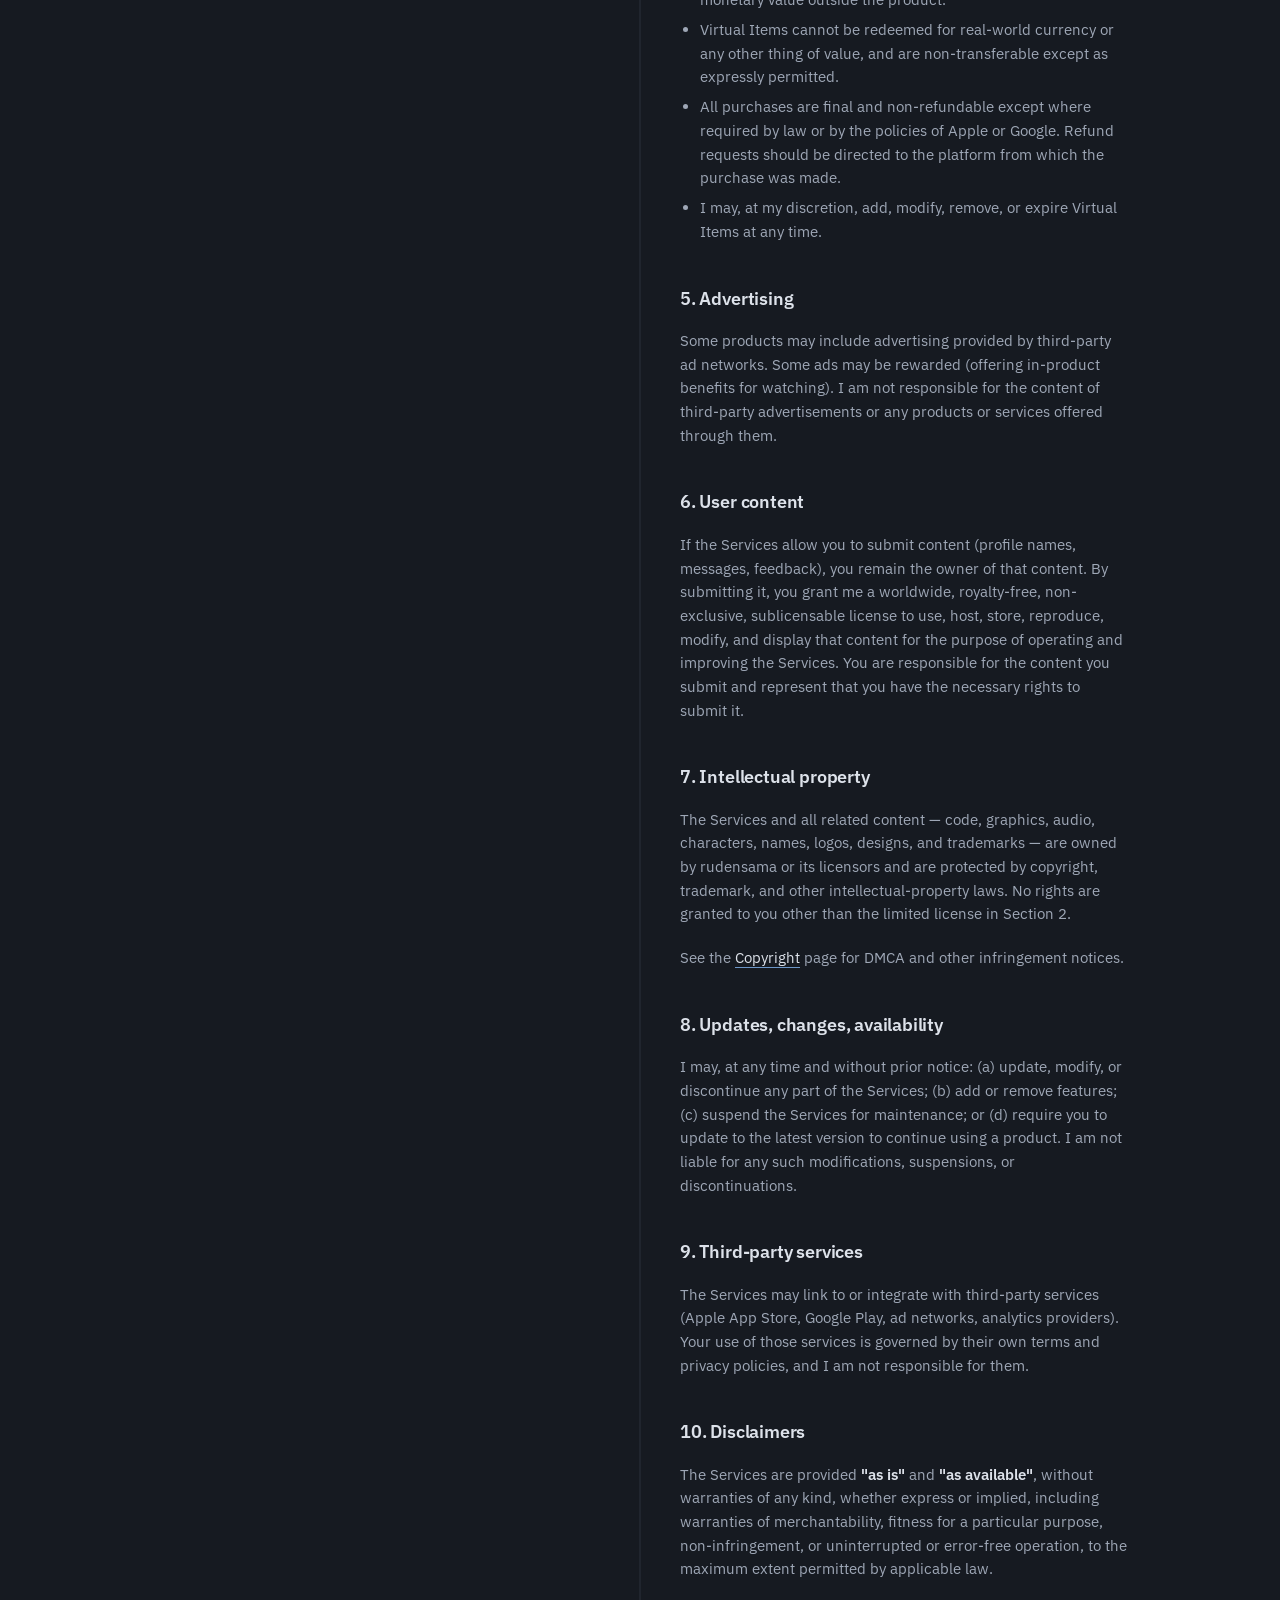
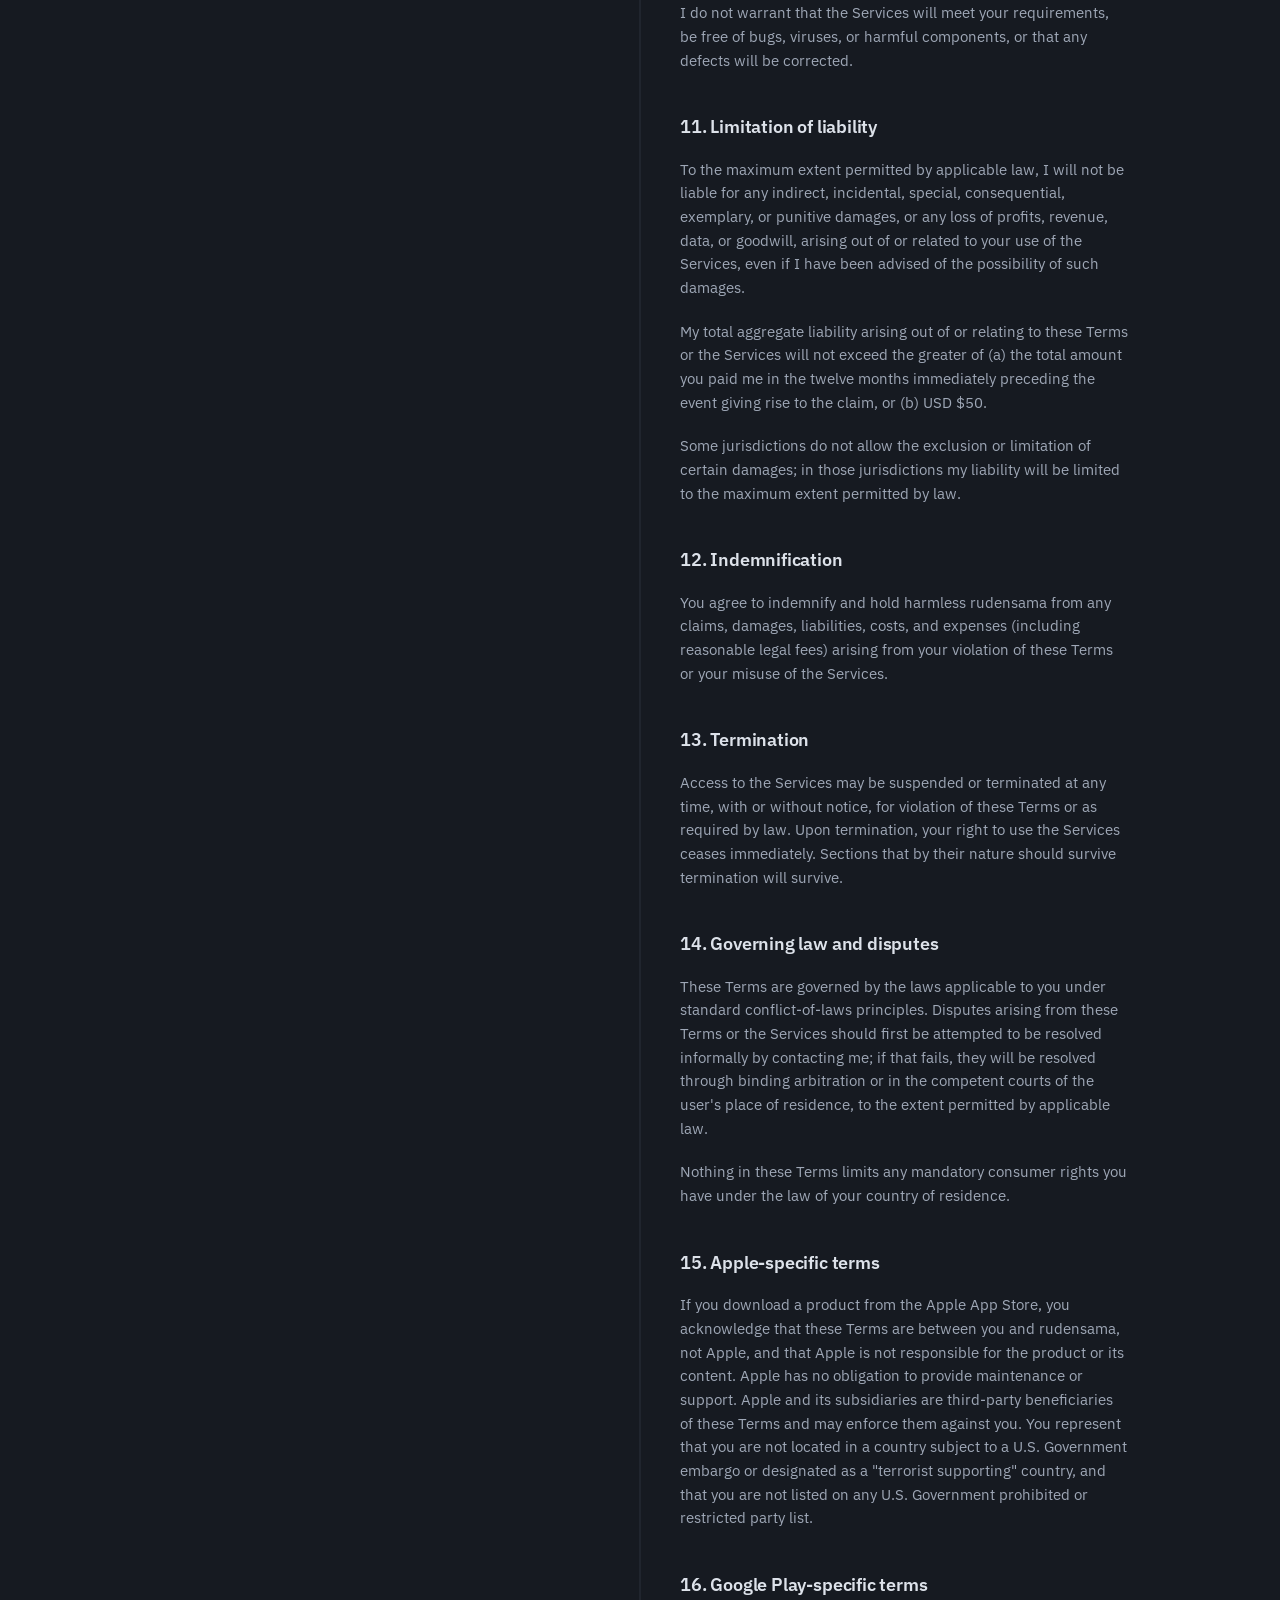
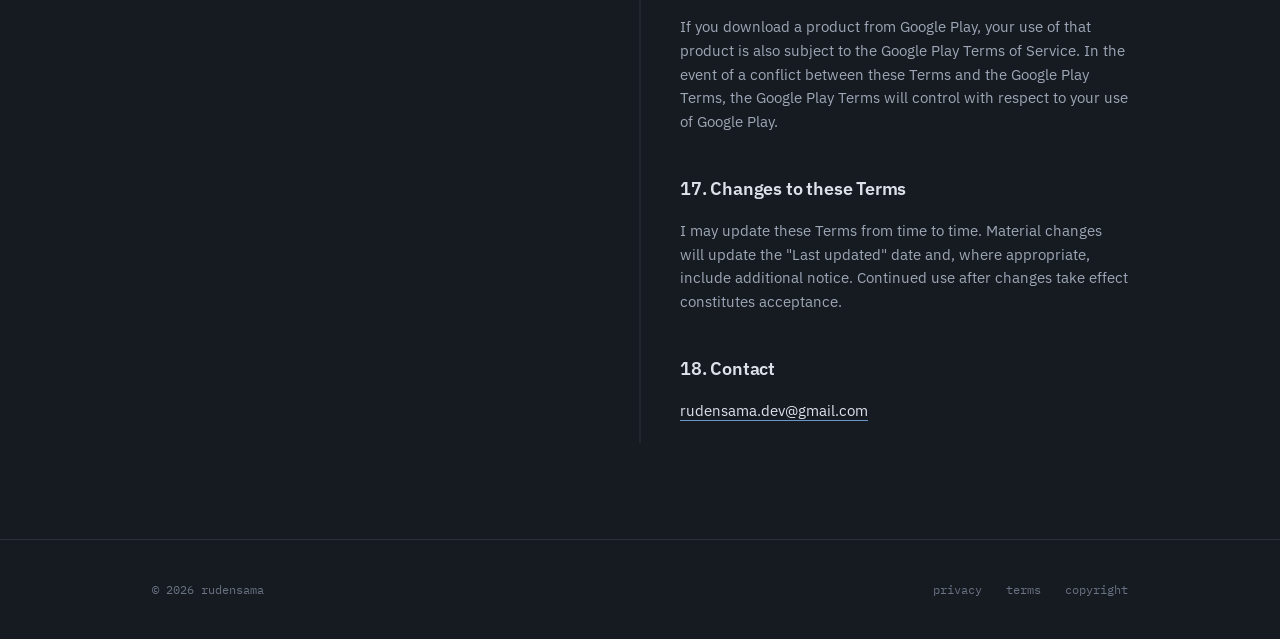
<file: terms.html>
<!DOCTYPE html>
<html lang="en">
<head>
  <meta charset="UTF-8" />
  <meta name="viewport" content="width=device-width, initial-scale=1.0" />
  <title>terms — rudensama</title>
  <meta name="description" content="Terms of Service for rudensama games, apps, and website." />
  <meta name="theme-color" content="#161a21" />
  <link rel="icon" type="image/svg+xml" href="assets/img/favicon.svg" />
  <link rel="stylesheet" href="assets/css/style.css" />
</head>
<body>

<header class="site-header">
  <nav class="nav">
    <a href="index.html" class="brand">rudensama</a>
    <button class="nav-toggle" aria-label="Toggle menu">menu</button>
    <ul class="nav-links">
      <li><a href="index.html">home</a></li>
      <li><a href="about.html">about</a></li>
      <li><a href="work.html">work</a></li>
      <li><a href="contact.html">contact</a></li>
    </ul>
  </nav>
</header>

<main>
  <div class="container fade-in">
    <div class="main-grid">
      <!-- Left Column: Sidebar & TOC -->
      <div class="grid-col">
        <div class="legal-sidebar">
          <h1>Terms of Service</h1>
          <p class="updated">Last updated: 2026-05-25</p>
          <ul class="legal-toc">
            <li><a href="#section-1">1. Eligibility</a></li>
            <li><a href="#section-2">2. License</a></li>
            <li><a href="#section-3">3. Acceptable use</a></li>
            <li><a href="#section-4">4. In-app purchases</a></li>
            <li><a href="#section-5">5. Advertising</a></li>
            <li><a href="#section-6">6. User content</a></li>
            <li><a href="#section-7">7. Intellectual property</a></li>
            <li><a href="#section-8">8. Updates and changes</a></li>
            <li><a href="#section-9">9. Third-party services</a></li>
            <li><a href="#section-10">10. Disclaimers</a></li>
            <li><a href="#section-11">11. Limitation of liability</a></li>
            <li><a href="#section-12">12. Indemnification</a></li>
            <li><a href="#section-13">13. Termination</a></li>
            <li><a href="#section-14">14. Governing law</a></li>
            <li><a href="#section-15">15. Apple-specific terms</a></li>
            <li><a href="#section-16">16. Google Play-specific terms</a></li>
            <li><a href="#section-17">17. Changes to terms</a></li>
            <li><a href="#section-18">18. Contact</a></li>
          </ul>
        </div>
      </div>
      
      <!-- Right Column: Terms Content -->
      <div class="grid-col">
        <div class="legal-content">
          <p>These Terms of Service ("Terms") govern your access to and use of the website at <code>rudensama.github.io</code> and the games, apps, and other software offered by <strong>rudensama</strong> ("I", "me", or "my") (collectively, the "Services"). By accessing or using the Services you agree to be bound by these Terms. If you do not agree, do not use the Services.</p>

          <h2 id="section-1">1. Eligibility</h2>
          <p>You must be at least 13 years old to use the Services. If you are under the legal age of majority in your country, you may use the Services only with the involvement and consent of a parent or legal guardian, who agrees to be bound by these Terms on your behalf.</p>

          <h2 id="section-2">2. License</h2>
          <p>Subject to your compliance with these Terms, I grant you a personal, limited, non-exclusive, non-transferable, non-sublicensable, revocable license to download, install, and use my games and apps on devices you own or control, solely for your personal, non-commercial use.</p>
          <p>This license does not transfer any ownership of the Services to you. All right, title, and interest in and to the Services remain with me and my licensors.</p>

          <h2 id="section-3">3. Acceptable use</h2>
          <p>You agree not to:</p>
          <ul>
            <li>Copy, modify, distribute, sell, lease, rent, sublicense, or create derivative works of the Services, except as expressly permitted by these Terms or applicable law.</li>
            <li>Reverse engineer, decompile, or disassemble the Services, except to the extent such restrictions are prohibited by law.</li>
            <li>Use cheats, bots, automation, exploits, modified clients, or any unauthorized third-party software to gain an unfair advantage or interfere with normal operation.</li>
            <li>Bypass, disable, or interfere with security features, anti-cheat measures, or other technical limitations.</li>
            <li>Use the Services to harass, abuse, threaten, defame, or otherwise infringe the rights of others.</li>
            <li>Use the Services in any way that violates applicable laws or regulations.</li>
          </ul>
          <p>Access may be suspended or terminated for users who violate these rules.</p>

          <h2 id="section-4">4. In-app purchases and virtual items</h2>
          <p>Some games or apps offer in-app purchases of virtual currency, items, content, or features ("Virtual Items"). All purchases are processed by the relevant platform (Apple App Store or Google Play) and are subject to that platform's terms.</p>
          <ul>
            <li>Virtual Items are licensed to you for use within the relevant product; they are not your personal property and have no monetary value outside the product.</li>
            <li>Virtual Items cannot be redeemed for real-world currency or any other thing of value, and are non-transferable except as expressly permitted.</li>
            <li>All purchases are final and non-refundable except where required by law or by the policies of Apple or Google. Refund requests should be directed to the platform from which the purchase was made.</li>
            <li>I may, at my discretion, add, modify, remove, or expire Virtual Items at any time.</li>
          </ul>

          <h2 id="section-5">5. Advertising</h2>
          <p>Some products may include advertising provided by third-party ad networks. Some ads may be rewarded (offering in-product benefits for watching). I am not responsible for the content of third-party advertisements or any products or services offered through them.</p>

          <h2 id="section-6">6. User content</h2>
          <p>If the Services allow you to submit content (profile names, messages, feedback), you remain the owner of that content. By submitting it, you grant me a worldwide, royalty-free, non-exclusive, sublicensable license to use, host, store, reproduce, modify, and display that content for the purpose of operating and improving the Services. You are responsible for the content you submit and represent that you have the necessary rights to submit it.</p>

          <h2 id="section-7">7. Intellectual property</h2>
          <p>The Services and all related content — code, graphics, audio, characters, names, logos, designs, and trademarks — are owned by rudensama or its licensors and are protected by copyright, trademark, and other intellectual-property laws. No rights are granted to you other than the limited license in Section 2.</p>
          <p>See the <a href="copyright.html">Copyright</a> page for DMCA and other infringement notices.</p>

          <h2 id="section-8">8. Updates, changes, availability</h2>
          <p>I may, at any time and without prior notice: (a) update, modify, or discontinue any part of the Services; (b) add or remove features; (c) suspend the Services for maintenance; or (d) require you to update to the latest version to continue using a product. I am not liable for any such modifications, suspensions, or discontinuations.</p>

          <h2 id="section-9">9. Third-party services</h2>
          <p>The Services may link to or integrate with third-party services (Apple App Store, Google Play, ad networks, analytics providers). Your use of those services is governed by their own terms and privacy policies, and I am not responsible for them.</p>

          <h2 id="section-10">10. Disclaimers</h2>
          <p>The Services are provided <strong>"as is"</strong> and <strong>"as available"</strong>, without warranties of any kind, whether express or implied, including warranties of merchantability, fitness for a particular purpose, non-infringement, or uninterrupted or error-free operation, to the maximum extent permitted by applicable law.</p>
          <p>I do not warrant that the Services will meet your requirements, be free of bugs, viruses, or harmful components, or that any defects will be corrected.</p>

          <h2 id="section-11">11. Limitation of liability</h2>
          <p>To the maximum extent permitted by applicable law, I will not be liable for any indirect, incidental, special, consequential, exemplary, or punitive damages, or any loss of profits, revenue, data, or goodwill, arising out of or related to your use of the Services, even if I have been advised of the possibility of such damages.</p>
          <p>My total aggregate liability arising out of or relating to these Terms or the Services will not exceed the greater of (a) the total amount you paid me in the twelve months immediately preceding the event giving rise to the claim, or (b) USD $50.</p>
          <p>Some jurisdictions do not allow the exclusion or limitation of certain damages; in those jurisdictions my liability will be limited to the maximum extent permitted by law.</p>

          <h2 id="section-12">12. Indemnification</h2>
          <p>You agree to indemnify and hold harmless rudensama from any claims, damages, liabilities, costs, and expenses (including reasonable legal fees) arising from your violation of these Terms or your misuse of the Services.</p>

          <h2 id="section-13">13. Termination</h2>
          <p>Access to the Services may be suspended or terminated at any time, with or without notice, for violation of these Terms or as required by law. Upon termination, your right to use the Services ceases immediately. Sections that by their nature should survive termination will survive.</p>

          <h2 id="section-14">14. Governing law and disputes</h2>
          <p>These Terms are governed by the laws applicable to you under standard conflict-of-laws principles. Disputes arising from these Terms or the Services should first be attempted to be resolved informally by contacting me; if that fails, they will be resolved through binding arbitration or in the competent courts of the user's place of residence, to the extent permitted by applicable law.</p>
          <p>Nothing in these Terms limits any mandatory consumer rights you have under the law of your country of residence.</p>

          <h2 id="section-15">15. Apple-specific terms</h2>
          <p>If you download a product from the Apple App Store, you acknowledge that these Terms are between you and rudensama, not Apple, and that Apple is not responsible for the product or its content. Apple has no obligation to provide maintenance or support. Apple and its subsidiaries are third-party beneficiaries of these Terms and may enforce them against you. You represent that you are not located in a country subject to a U.S. Government embargo or designated as a "terrorist supporting" country, and that you are not listed on any U.S. Government prohibited or restricted party list.</p>

          <h2 id="section-16">16. Google Play-specific terms</h2>
          <p>If you download a product from Google Play, your use of that product is also subject to the Google Play Terms of Service. In the event of a conflict between these Terms and the Google Play Terms, the Google Play Terms will control with respect to your use of Google Play.</p>

          <h2 id="section-17">17. Changes to these Terms</h2>
          <p>I may update these Terms from time to time. Material changes will update the "Last updated" date and, where appropriate, include additional notice. Continued use after changes take effect constitutes acceptance.</p>

          <h2 id="section-18">18. Contact</h2>
          <p><a class="email" data-email href="#">rudensama.dev@gmail.com</a></p>
        </div>
      </div>
    </div>
  </div>
</main>

<footer class="site-footer">
  <div class="container footer-row">
    <div>© <span data-year>2026</span> rudensama</div>
    <ul class="footer-links">
      <li><a href="privacy.html">privacy</a></li>
      <li><a href="terms.html">terms</a></li>
      <li><a href="copyright.html">copyright</a></li>
    </ul>
  </div>
</footer>

<script src="assets/js/main.js"></script>
</body>
</html>
</file>
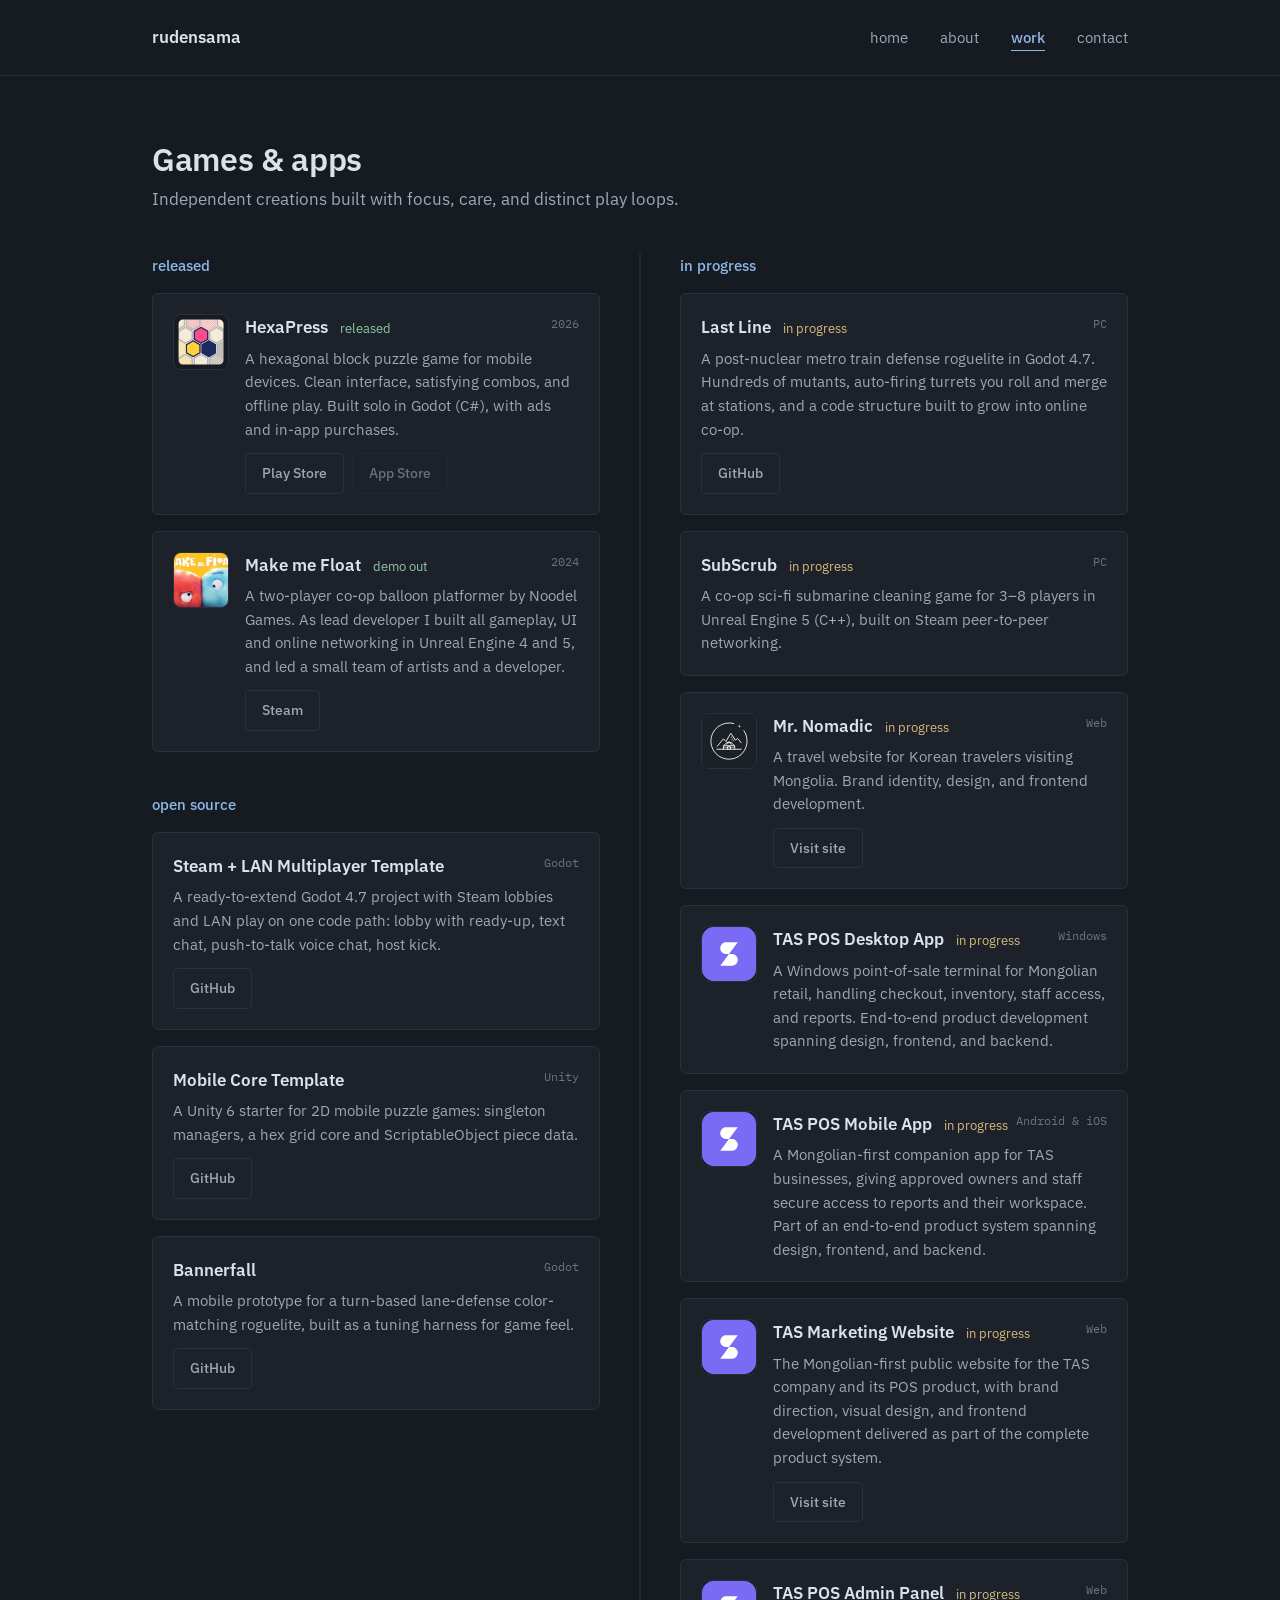
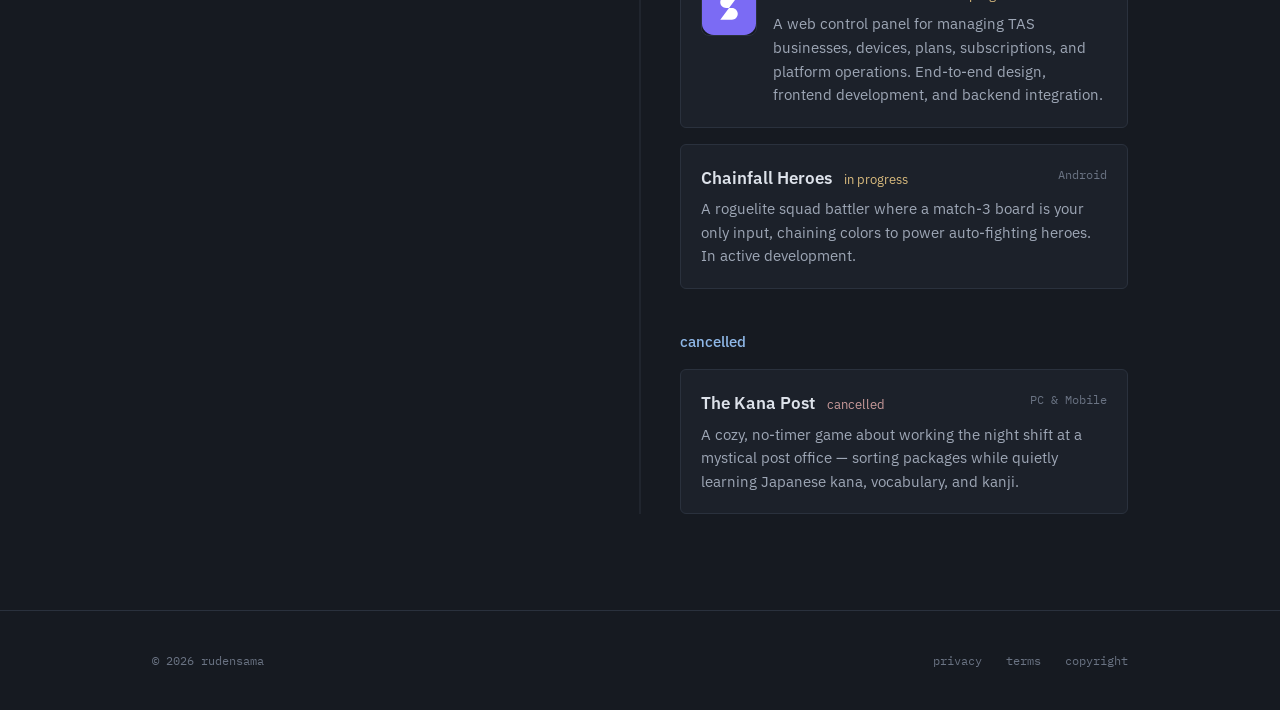
<file: work.html>
<!DOCTYPE html>
<html lang="en">
<head>
  <meta charset="UTF-8" />
  <meta name="viewport" content="width=device-width, initial-scale=1.0" />
  <title>work — rudensama</title>
  <meta name="description" content="Games and apps by rudensama." />
  <meta name="theme-color" content="#161a21" />
  <link rel="icon" type="image/svg+xml" href="assets/img/favicon.svg" />
  <link rel="stylesheet" href="assets/css/style.css" />
</head>
<body>

<header class="site-header">
  <nav class="nav">
    <a href="index.html" class="brand">rudensama</a>
    <button class="nav-toggle" aria-label="Toggle menu">menu</button>
    <ul class="nav-links">
      <li><a href="index.html">home</a></li>
      <li><a href="about.html">about</a></li>
      <li><a href="work.html">work</a></li>
      <li><a href="contact.html">contact</a></li>
    </ul>
  </nav>
</header>

<main>
  <div class="container fade-in">
    <div class="intro-block">
      <h1>Games &amp; apps</h1>
      <p>Independent creations built with focus, care, and distinct play loops.</p>
    </div>
    
    <div class="main-grid">
      <!-- Left Column: Shipped & Live -->
      <div class="grid-col">
        <section>
          <div class="section-title">released</div>
          <div class="list">
            <div class="list-item">
              <div class="list-item-content">
                <img class="list-item-icon" src="assets/img/hexapress-icon.webp" alt="HexaPress icon" width="56" height="56" />
                <div class="list-item-text">
                  <div class="list-item-header">
                    <span class="item-title">HexaPress <span class="badge badge-live">released</span></span>
                    <span class="item-meta">2026</span>
                  </div>
                  <div class="item-desc">A hexagonal block puzzle game for mobile devices. Clean interface, satisfying combos, and offline play. Built solo in Godot (C#), with ads and in-app purchases.</div>
                  <div class="btn-group">
                    <a class="btn btn-secondary" href="https://play.google.com/store/apps/details?id=rudensama.game.hexapress" target="_blank" rel="noopener">Play Store</a>
                    <a class="btn" disabled aria-disabled="true" style="opacity:0.4;pointer-events:none;cursor:not-allowed;" href="#">App Store</a>
                  </div>
                </div>
              </div>
            </div>
            <div class="list-item">
              <div class="list-item-content">
                <img class="list-item-icon" src="assets/img/mmf_header.jpg" alt="Make me Float icon" width="56" height="56" />
                <div class="list-item-text">
                  <div class="list-item-header">
                    <span class="item-title">Make me Float <span class="badge badge-live">demo out</span></span>
                    <span class="item-meta">2024</span>
                  </div>
                  <div class="item-desc">A two-player co-op balloon platformer by Noodel Games. As lead developer I built all gameplay, UI and online networking in Unreal Engine 4 and 5, and led a small team of artists and a developer.</div>
                  <div class="btn-group">
                    <a class="btn btn-secondary" href="https://store.steampowered.com/app/2165530/Make_me_Float/" target="_blank" rel="noopener">Steam</a>
                  </div>
                </div>
              </div>
            </div>
          </div>
        </section>

        <section>
          <div class="section-title">open source</div>
          <div class="list">
            <div class="list-item">
              <div class="list-item-header">
                <span class="item-title">Steam + LAN Multiplayer Template</span>
                <span class="item-meta">Godot</span>
              </div>
              <div class="item-desc">A ready-to-extend Godot 4.7 project with Steam lobbies and LAN play on one code path: lobby with ready-up, text chat, push-to-talk voice chat, host kick.</div>
              <div class="btn-group">
                <a class="btn btn-secondary" href="https://github.com/Rudensama/steam-template" target="_blank" rel="noopener">GitHub</a>
              </div>
            </div>
            <div class="list-item">
              <div class="list-item-header">
                <span class="item-title">Mobile Core Template</span>
                <span class="item-meta">Unity</span>
              </div>
              <div class="item-desc">A Unity 6 starter for 2D mobile puzzle games: singleton managers, a hex grid core and ScriptableObject piece data.</div>
              <div class="btn-group">
                <a class="btn btn-secondary" href="https://github.com/Rudensama/mobile-core-template" target="_blank" rel="noopener">GitHub</a>
              </div>
            </div>
            <div class="list-item">
              <div class="list-item-header">
                <span class="item-title">Bannerfall</span>
                <span class="item-meta">Godot</span>
              </div>
              <div class="item-desc">A mobile prototype for a turn-based lane-defense color-matching roguelite, built as a tuning harness for game feel.</div>
              <div class="btn-group">
                <a class="btn btn-secondary" href="https://github.com/Rudensama/bannerfall" target="_blank" rel="noopener">GitHub</a>
              </div>
            </div>
          </div>
        </section>
      </div>
      
      <!-- Right Column: In Development & Cancelled -->
      <div class="grid-col">
        <section>
          <div class="section-title">in progress</div>
          <div class="list">
            <div class="list-item">
              <div class="list-item-header">
                <span class="item-title">Last Line <span class="badge badge-soon">in progress</span></span>
                <span class="item-meta">PC</span>
              </div>
              <div class="item-desc">A post-nuclear metro train defense roguelite in Godot 4.7. Hundreds of mutants, auto-firing turrets you roll and merge at stations, and a code structure built to grow into online co-op.</div>
              <div class="btn-group">
                <a class="btn btn-secondary" href="https://github.com/Rudensama/last-line" target="_blank" rel="noopener">GitHub</a>
              </div>
            </div>
            <div class="list-item">
              <div class="list-item-header">
                <span class="item-title">SubScrub <span class="badge badge-soon">in progress</span></span>
                <span class="item-meta">PC</span>
              </div>
              <div class="item-desc">A co-op sci-fi submarine cleaning game for 3–8 players in Unreal Engine 5 (C++), built on Steam peer-to-peer networking.</div>
            </div>
            <div class="list-item">
              <div class="list-item-content">
                <img class="list-item-icon" src="assets/img/mr-nomadic-logo.svg" alt="Mr. Nomadic logo" width="56" height="56" />
                <div class="list-item-text">
                  <div class="list-item-header">
                    <span class="item-title">Mr. Nomadic <span class="badge badge-soon">in progress</span></span>
                    <span class="item-meta">Web</span>
                  </div>
                  <div class="item-desc">A travel website for Korean travelers visiting Mongolia. Brand identity, design, and frontend development.</div>
                  <div class="btn-group">
                    <a class="btn btn-secondary" href="https://rudensama.github.io/mrnomadic/" target="_blank" rel="noopener">Visit site</a>
                  </div>
                </div>
              </div>
            </div>
            <div class="list-item">
              <div class="list-item-content">
                <img class="list-item-icon" src="assets/img/tas-app-icon.svg" alt="TAS icon" width="56" height="56" />
                <div class="list-item-text">
                  <div class="list-item-header">
                    <span class="item-title">TAS POS Desktop App <span class="badge badge-soon">in progress</span></span>
                    <span class="item-meta">Windows</span>
                  </div>
                  <div class="item-desc">A Windows point-of-sale terminal for Mongolian retail, handling checkout, inventory, staff access, and reports. End-to-end product development spanning design, frontend, and backend.</div>
                </div>
              </div>
            </div>
            <div class="list-item">
              <div class="list-item-content">
                <img class="list-item-icon" src="assets/img/tas-app-icon.svg" alt="TAS icon" width="56" height="56" />
                <div class="list-item-text">
                  <div class="list-item-header">
                    <span class="item-title">TAS POS Mobile App <span class="badge badge-soon">in progress</span></span>
                    <span class="item-meta">Android &amp; iOS</span>
                  </div>
                  <div class="item-desc">A Mongolian-first companion app for TAS businesses, giving approved owners and staff secure access to reports and their workspace. Part of an end-to-end product system spanning design, frontend, and backend.</div>
                </div>
              </div>
            </div>
            <div class="list-item">
              <div class="list-item-content">
                <img class="list-item-icon" src="assets/img/tas-app-icon.svg" alt="TAS icon" width="56" height="56" />
                <div class="list-item-text">
                  <div class="list-item-header">
                    <span class="item-title">TAS Marketing Website <span class="badge badge-soon">in progress</span></span>
                    <span class="item-meta">Web</span>
                  </div>
                  <div class="item-desc">The Mongolian-first public website for the TAS company and its POS product, with brand direction, visual design, and frontend development delivered as part of the complete product system.</div>
                  <div class="btn-group">
                    <a class="btn btn-secondary" href="https://tas.mn" target="_blank" rel="noopener">Visit site</a>
                  </div>
                </div>
              </div>
            </div>
            <div class="list-item">
              <div class="list-item-content">
                <img class="list-item-icon" src="assets/img/tas-app-icon.svg" alt="TAS icon" width="56" height="56" />
                <div class="list-item-text">
                  <div class="list-item-header">
                    <span class="item-title">TAS POS Admin Panel <span class="badge badge-soon">in progress</span></span>
                    <span class="item-meta">Web</span>
                  </div>
                  <div class="item-desc">A web control panel for managing TAS businesses, devices, plans, subscriptions, and platform operations. End-to-end design, frontend development, and backend integration.</div>
                </div>
              </div>
            </div>
            <div class="list-item">
              <div class="list-item-header">
                <span class="item-title">Chainfall Heroes <span class="badge badge-soon">in progress</span></span>
                <span class="item-meta">Android</span>
              </div>
              <div class="item-desc">A roguelite squad battler where a match-3 board is your only input, chaining colors to power auto-fighting heroes. In active development.</div>
            </div>
          </div>
        </section>

        <section>
          <div class="section-title">cancelled</div>
          <div class="list">
            <div class="list-item">
              <div class="list-item-header">
                <span class="item-title">The Kana Post <span class="badge badge-cancelled">cancelled</span></span>
                <span class="item-meta">PC &amp; Mobile</span>
              </div>
              <div class="item-desc">A cozy, no-timer game about working the night shift at a mystical post office — sorting packages while quietly learning Japanese kana, vocabulary, and kanji.</div>
            </div>
          </div>
        </section>
      </div>
    </div>
  </div>
</main>

<footer class="site-footer">
  <div class="container footer-row">
    <div>© <span data-year>2026</span> rudensama</div>
    <ul class="footer-links">
      <li><a href="privacy.html">privacy</a></li>
      <li><a href="terms.html">terms</a></li>
      <li><a href="copyright.html">copyright</a></li>
    </ul>
  </div>
</footer>

<script src="assets/js/main.js"></script>
</body>
</html>
</file>
<file: assets/css/style.css>
@import url('https://fonts.googleapis.com/css2?family=IBM+Plex+Sans:wght@400;500;600&family=IBM+Plex+Mono:wght@400;500&display=swap');

:root {
  --bg: #161a21;
  --bg-elev: #1c212a;
  --bg-hover: #232934;
  --text: #dde2ea;
  --text-dim: #9ea7b6;
  --text-faint: #6a7383;
  --border: #2a313d;
  --border-hover: #3d4757;
  --accent: #8fb8e8;
  --accent-dim: #6c96c8;
  --accent-faint: rgba(143, 184, 232, 0.07);
  --maxw: 1040px;
  --font: 'IBM Plex Sans', system-ui, -apple-system, "Segoe UI", sans-serif;
  --font-mono: 'IBM Plex Mono', ui-monospace, Consolas, Menlo, monospace;
  --transition: color 0.18s, border-color 0.18s, background-color 0.18s, transform 0.18s;
  --ease: cubic-bezier(0.2, 0.7, 0.2, 1);
}

*, *::before, *::after {
  box-sizing: border-box;
  margin: 0;
  padding: 0;
}

html {
  scroll-behavior: smooth;
  background: var(--bg);
}

body {
  background: var(--bg);
  color: var(--text);
  font-family: var(--font);
  font-size: 16px;
  line-height: 1.6;
  min-height: 100vh;
  display: flex;
  flex-direction: column;
  -webkit-font-smoothing: antialiased;
  -moz-osx-font-smoothing: grayscale;
  overflow-x: hidden;
}

/* Typography */
h1, h2, h3 {
  color: var(--text);
  font-weight: 600;
  letter-spacing: -0.01em;
}

p {
  color: var(--text-dim);
  margin-bottom: 1.25rem;
}

p strong {
  color: var(--text);
  font-weight: 600;
}

code {
  font-family: var(--font-mono);
  font-size: 0.85em;
  background: var(--bg-elev);
  border: 1px solid var(--border);
  padding: 0.15rem 0.4rem;
  border-radius: 4px;
  color: var(--text);
}

/* Links */
a {
  color: var(--text);
  text-decoration: none;
  border-bottom: 1px solid var(--accent-dim);
  transition: var(--transition);
}

a:hover {
  color: var(--accent);
  border-bottom-color: var(--accent);
}

/* Layout */
.container {
  width: 100%;
  max-width: var(--maxw);
  margin: 0 auto;
  padding: 0 2rem;
}

main {
  flex: 1;
  padding: 4rem 0 6rem;
}

/* Symmetrical Grid System */
.main-grid {
  display: grid;
  grid-template-columns: 1fr;
  gap: 3rem;
  align-items: start;
}

@media (min-width: 768px) {
  .main-grid {
    grid-template-columns: 1fr 1fr;
    gap: 5rem;
    position: relative;
  }
  
  .main-grid::before {
    content: '';
    position: absolute;
    top: 0;
    bottom: 0;
    left: 50%;
    width: 1px;
    background: var(--border);
    transform: translateX(-50%);
    pointer-events: none;
  }
}

.grid-col {
  display: flex;
  flex-direction: column;
  gap: 2.5rem;
}

/* Site Header */
.site-header {
  border-bottom: 1px solid var(--border);
  padding: 1.5rem 0;
  position: relative;
}

.nav {
  display: flex;
  justify-content: space-between;
  align-items: center;
  max-width: var(--maxw);
  margin: 0 auto;
  padding: 0 2rem;
}

.brand {
  font-weight: 600;
  font-size: 1.05rem;
  color: var(--text);
  border: none;
}

.brand:hover {
  color: var(--accent);
  border: none;
}

.nav-links {
  display: flex;
  gap: 2rem;
  list-style: none;
  padding: 0;
  margin: 0;
}

.nav-links a {
  font-size: 0.95rem;
  color: var(--text-dim);
  border: none;
  position: relative;
  padding: 0.25rem 0;
}

.nav-links a:hover {
  color: var(--text);
}

.nav-links a.active {
  color: var(--accent);
  font-weight: 500;
}

.nav-toggle {
  display: none;
  background: none;
  border: 1px solid var(--border);
  border-radius: 4px;
  color: var(--text-dim);
  padding: 0.4rem 0.8rem;
  cursor: pointer;
  font-size: 0.8rem;
  font-family: var(--font-mono);
  transition: var(--transition);
}

.nav-toggle:hover {
  border-color: var(--accent);
  color: var(--text);
}

@media (max-width: 767px) {
  .nav-toggle {
    display: block;
  }
  .nav-links {
    display: none;
    position: absolute;
    top: 100%;
    left: 0;
    right: 0;
    flex-direction: column;
    background: var(--bg);
    border-bottom: 1px solid var(--border);
    padding: 1.5rem 2rem;
    gap: 1rem;
    z-index: 100;
  }
  .nav-links.open {
    display: flex;
  }
}

/* Intro block */
.intro-block {
  margin-bottom: 2.5rem;
}

.intro-block h1 {
  font-size: 2rem;
  line-height: 1.2;
  margin-bottom: 0.5rem;
}

.intro-block p {
  font-size: 1.05rem;
  color: var(--text-dim);
  line-height: 1.6;
}

/* Sections */
.section-title {
  font-size: 0.95rem;
  font-weight: 500;
  color: var(--accent);
  margin-bottom: 1rem;
}

/* Dynamic Cards / Lists */
.list {
  list-style: none;
  padding: 0;
  margin: 0;
  display: flex;
  flex-direction: column;
  gap: 1rem;
}

.list-item {
  display: block;
  border: 1px solid var(--border);
  background: var(--bg-elev);
  padding: 1.25rem;
  border-radius: 6px;
  text-decoration: none;
  color: inherit;
}

.list-item-content {
  display: flex;
  gap: 1rem;
  align-items: flex-start;
}

.list-item-icon {
  width: 56px;
  height: 56px;
  border-radius: 8px;
  border: 1px solid var(--border);
  background: var(--bg);
  object-fit: cover;
  flex-shrink: 0;
  transition: var(--transition);
}

.list-item-text {
  flex: 1;
}

.list-item-header {
  display: flex;
  justify-content: space-between;
  align-items: flex-start;
  gap: 0.5rem;
  margin-bottom: 0.35rem;
}

.item-title {
  font-size: 1.05rem;
  font-weight: 600;
  color: var(--text);
  transition: var(--transition);
}

.item-meta {
  font-family: var(--font-mono);
  font-size: 0.75rem;
  color: var(--text-faint);
  white-space: nowrap;
}

.item-desc {
  font-size: 0.95rem;
  color: var(--text-dim);
  line-height: 1.55;
}

/* Home: short "now" lines */
.now-list {
  list-style: none;
  display: flex;
  flex-direction: column;
  gap: 1rem;
  margin-bottom: 0.75rem;
}

.now-list li {
  display: flex;
  gap: 0.85rem;
  align-items: flex-start;
  color: var(--text-dim);
}

.now-list img {
  width: 28px;
  height: 28px;
  border-radius: 6px;
  border: 1px solid var(--border);
  object-fit: cover;
  flex-shrink: 0;
  margin-top: 0.1rem;
}

.now-list strong {
  color: var(--text);
  font-weight: 600;
}

/* Badges */
.badge {
  font-size: 0.8rem;
  font-weight: 400;
  margin-left: 0.5rem;
  white-space: nowrap;
}

.badge-live {
  color: #8fc9a4;
}

.badge-soon {
  color: #d9bb7e;
}

.badge-cancelled {
  color: #c99a9a;
}

/* Buttons (DRY implementation) */
.btn {
  display: inline-flex;
  align-items: center;
  justify-content: center;
  gap: 0.5rem;
  font-size: 0.875rem;
  font-weight: 500;
  color: var(--text);
  background: var(--bg-elev);
  border: 1px solid var(--border);
  padding: 0.5rem 1rem;
  border-radius: 4px;
  text-decoration: none;
  transition: var(--transition);
  cursor: pointer;
  margin-top: 0.75rem;
}

.btn:hover {
  color: var(--accent);
  background: var(--bg-hover);
  border-color: var(--accent-dim);
}

.btn-secondary {
  background: transparent;
  border-color: var(--border);
  color: var(--text-dim);
}

.btn-secondary:hover {
  background: var(--bg-hover);
  border-color: var(--border-hover);
  color: var(--text);
}

/* Button group (inline row) */
.btn-group {
  display: flex;
  flex-wrap: wrap;
  gap: 0.5rem;
  margin-top: 0.75rem;
}

.btn-group .btn {
  margin-top: 0;
}

/* Social link buttons (small inline) */
.social-links {
  display: flex;
  flex-wrap: wrap;
  gap: 0.5rem;
}

.social-links .btn {
  margin-top: 0;
}

/* Support guidelines */
.checklist {
  list-style: none;
  padding: 0;
  margin: 0 0 1.5rem 0;
  display: flex;
  flex-direction: column;
  gap: 0.5rem;
}

.checklist li {
  position: relative;
  padding-left: 1.5rem;
  color: var(--text-dim);
  font-size: 0.925rem;
}

.checklist li::before {
  content: '–';
  position: absolute;
  left: 0;
  color: var(--text-faint);
}

/* Legal Pages Styling (Sticky Symmetrical Layout) */
.legal-sidebar {
  position: sticky;
  top: 3rem;
}

.legal-sidebar h1 {
  font-size: 2.25rem;
  margin-bottom: 0.5rem;
  letter-spacing: -0.03em;
}

.legal-sidebar .updated {
  font-family: var(--font-mono);
  font-size: 0.75rem;
  color: var(--text-faint);
  margin-bottom: 2.5rem;
}

.legal-toc {
  list-style: none;
  padding: 0;
  margin: 0;
  display: none;
  flex-direction: column;
  gap: 0.75rem;
}

@media (min-width: 768px) {
  .legal-toc {
    display: flex;
  }
}

.legal-toc a {
  font-size: 0.9rem;
  color: var(--text-dim);
  border: none;
}

.legal-toc a:hover {
  color: var(--accent);
}

.legal-content h2 {
  font-size: 1.15rem;
  margin: 2.5rem 0 1rem;
  color: var(--text);
  font-weight: 600;
  display: flex;
  align-items: center;
  gap: 0.5rem;
}

.legal-content h3 {
  font-size: 0.95rem;
  margin: 1.5rem 0 0.5rem;
  color: var(--text);
}

.legal-content ul {
  padding-left: 1.25rem;
  color: var(--text-dim);
  margin-bottom: 1.25rem;
}

.legal-content ul li {
  margin-bottom: 0.4rem;
  font-size: 0.925rem;
}

.legal-content p {
  font-size: 0.925rem;
  margin-bottom: 1.25rem;
}

/* Site Footer */
.site-footer {
  border-top: 1px solid var(--border);
  padding: 2.5rem 0;
  margin-top: auto;
  background: var(--bg);
}

.footer-row {
  display: flex;
  justify-content: space-between;
  align-items: center;
  gap: 1.5rem;
  flex-wrap: wrap;
  font-family: var(--font-mono);
  font-size: 0.75rem;
  color: var(--text-faint);
}

.footer-links {
  display: flex;
  gap: 1.5rem;
  list-style: none;
  padding: 0;
  margin: 0;
}

.footer-links a {
  color: var(--text-faint);
  text-decoration: none;
  border: none;
}

.footer-links a:hover {
  color: var(--accent);
}

/* Selection and Focus */
::selection {
  background: var(--accent);
  color: var(--bg);
}

a:focus-visible,
button:focus-visible {
  outline: 2px solid var(--accent);
  outline-offset: 3px;
  border-radius: 4px;
}

/* Motion */
@view-transition {
  navigation: auto;
}

@keyframes rise {
  from { opacity: 0; transform: translateY(14px); }
  to { opacity: 1; transform: none; }
}

.reveal {
  opacity: 0;
}

.reveal.in {
  opacity: 1;
  animation: rise 0.55s var(--ease) var(--d, 0ms) backwards;
}

/* Cards: quiet lift, icon nudges */
.list-item {
  transition: border-color 0.2s, background-color 0.2s, transform 0.25s var(--ease);
}

.list-item:hover {
  border-color: var(--accent-dim);
  transform: translateY(-2px);
}

.list-item-icon {
  transition: transform 0.3s var(--ease);
}

.list-item:hover .list-item-icon {
  transform: scale(1.06) rotate(-2deg);
}

.now-list img {
  transition: transform 0.3s var(--ease);
}

.now-list li:hover img {
  transform: scale(1.12) rotate(-3deg);
}

/* Buttons: lift on hover, press on click */
.btn:hover {
  transform: translateY(-1px);
}

.btn:active {
  transform: translateY(0) scale(0.97);
}

/* Nav: underline draws in from the left */
.nav-links a {
  background: linear-gradient(currentColor, currentColor) no-repeat 0 100% / 0 1px;
  transition: color 0.18s, background-size 0.25s var(--ease);
}

.nav-links a:hover,
.nav-links a.active {
  background-size: 100% 1px;
}

/* Mobile menu drops in */
@keyframes drop {
  from { opacity: 0; transform: translateY(-6px); }
  to { opacity: 1; transform: none; }
}

.nav-links.open {
  animation: drop 0.2s var(--ease);
}

@media (prefers-reduced-motion: reduce) {
  @view-transition {
    navigation: none;
  }

  *, *::before, *::after {
    animation: none !important;
    transition: none !important;
  }

  .reveal {
    opacity: 1;
  }

  html {
    scroll-behavior: auto;
  }
}
</file>
